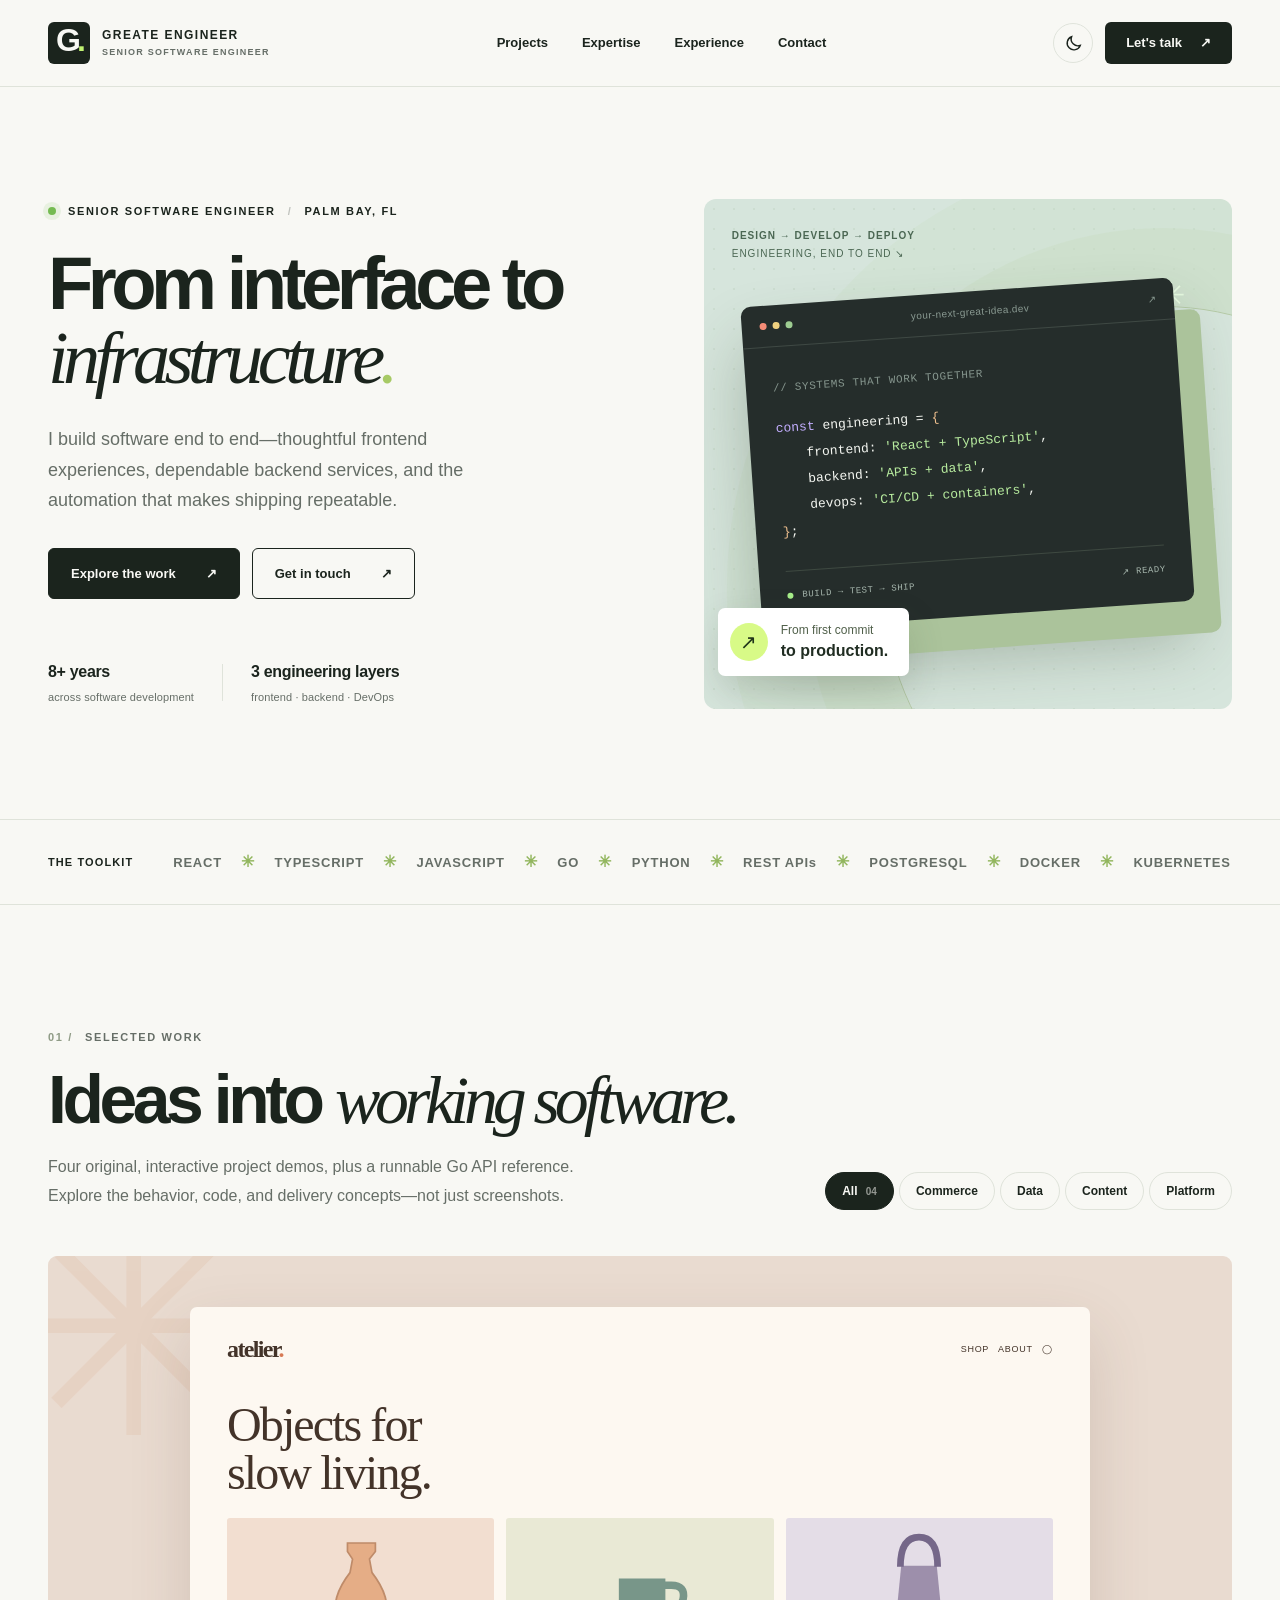
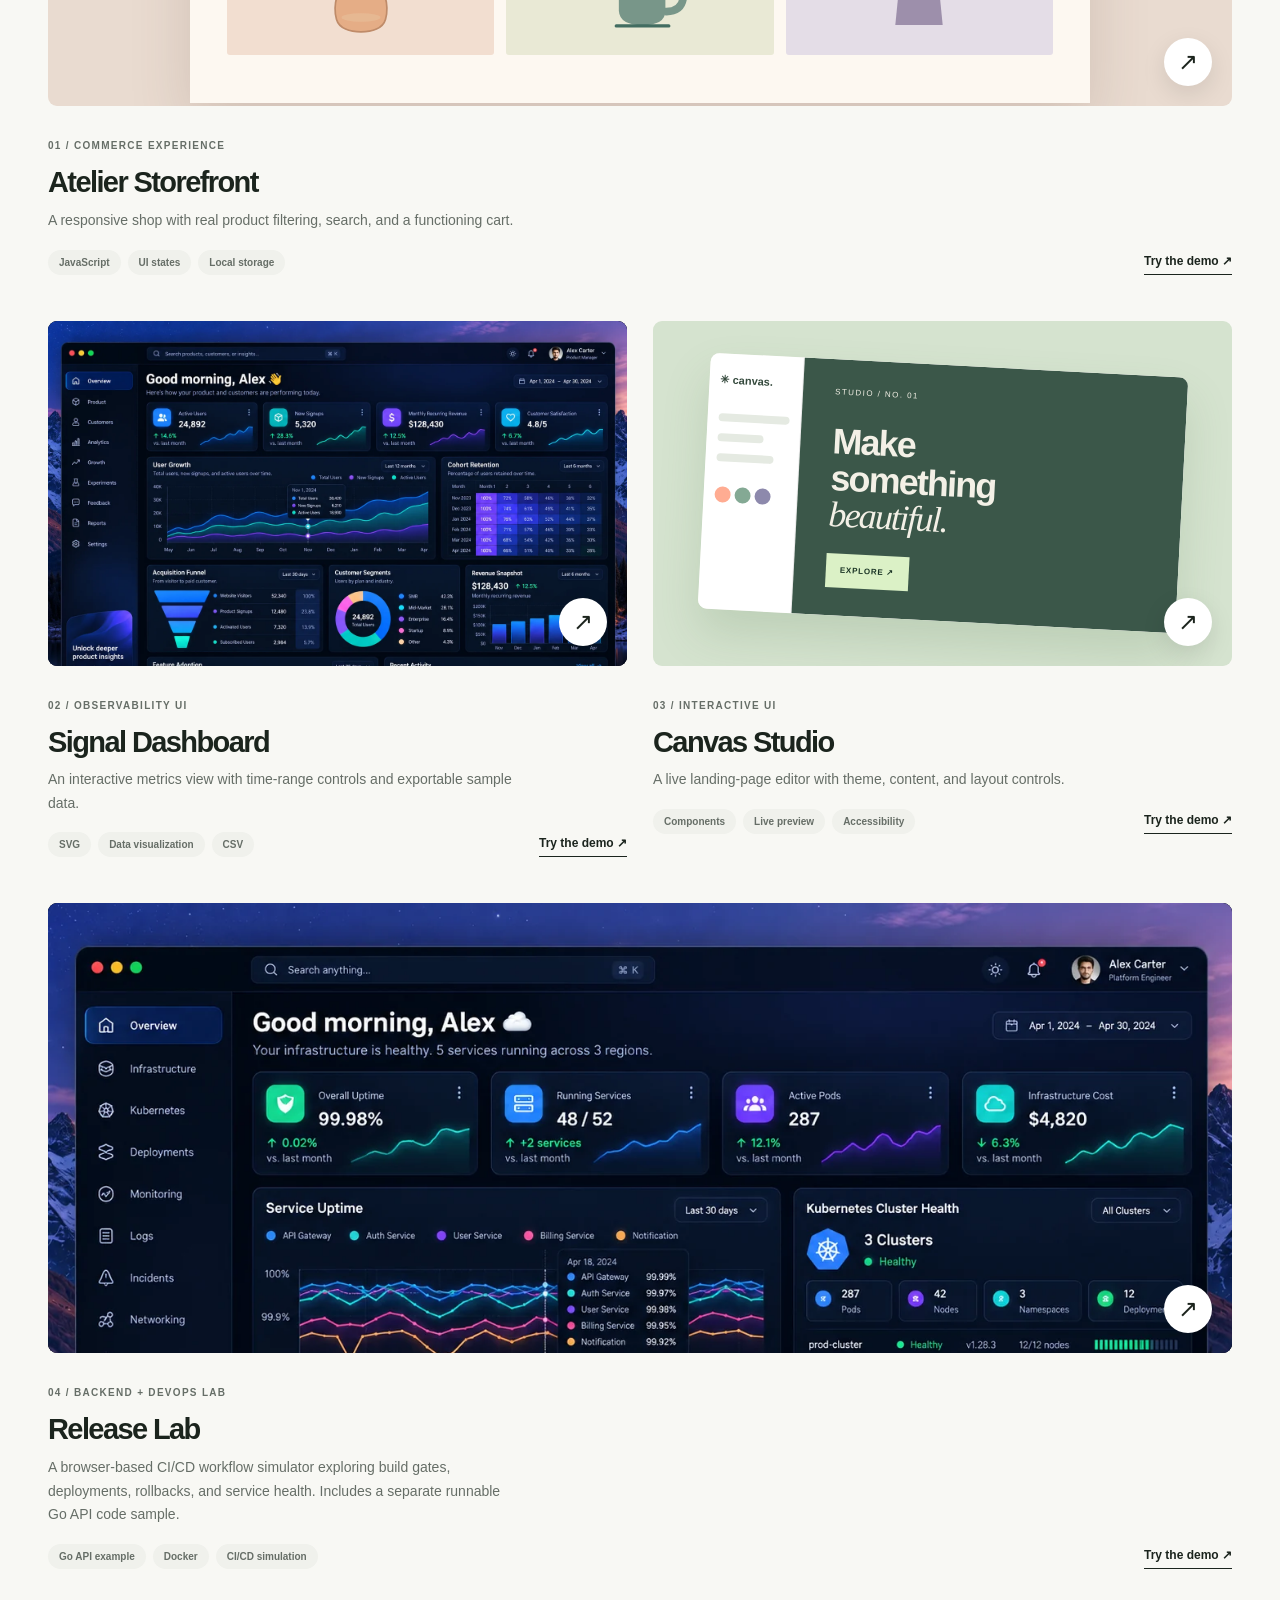
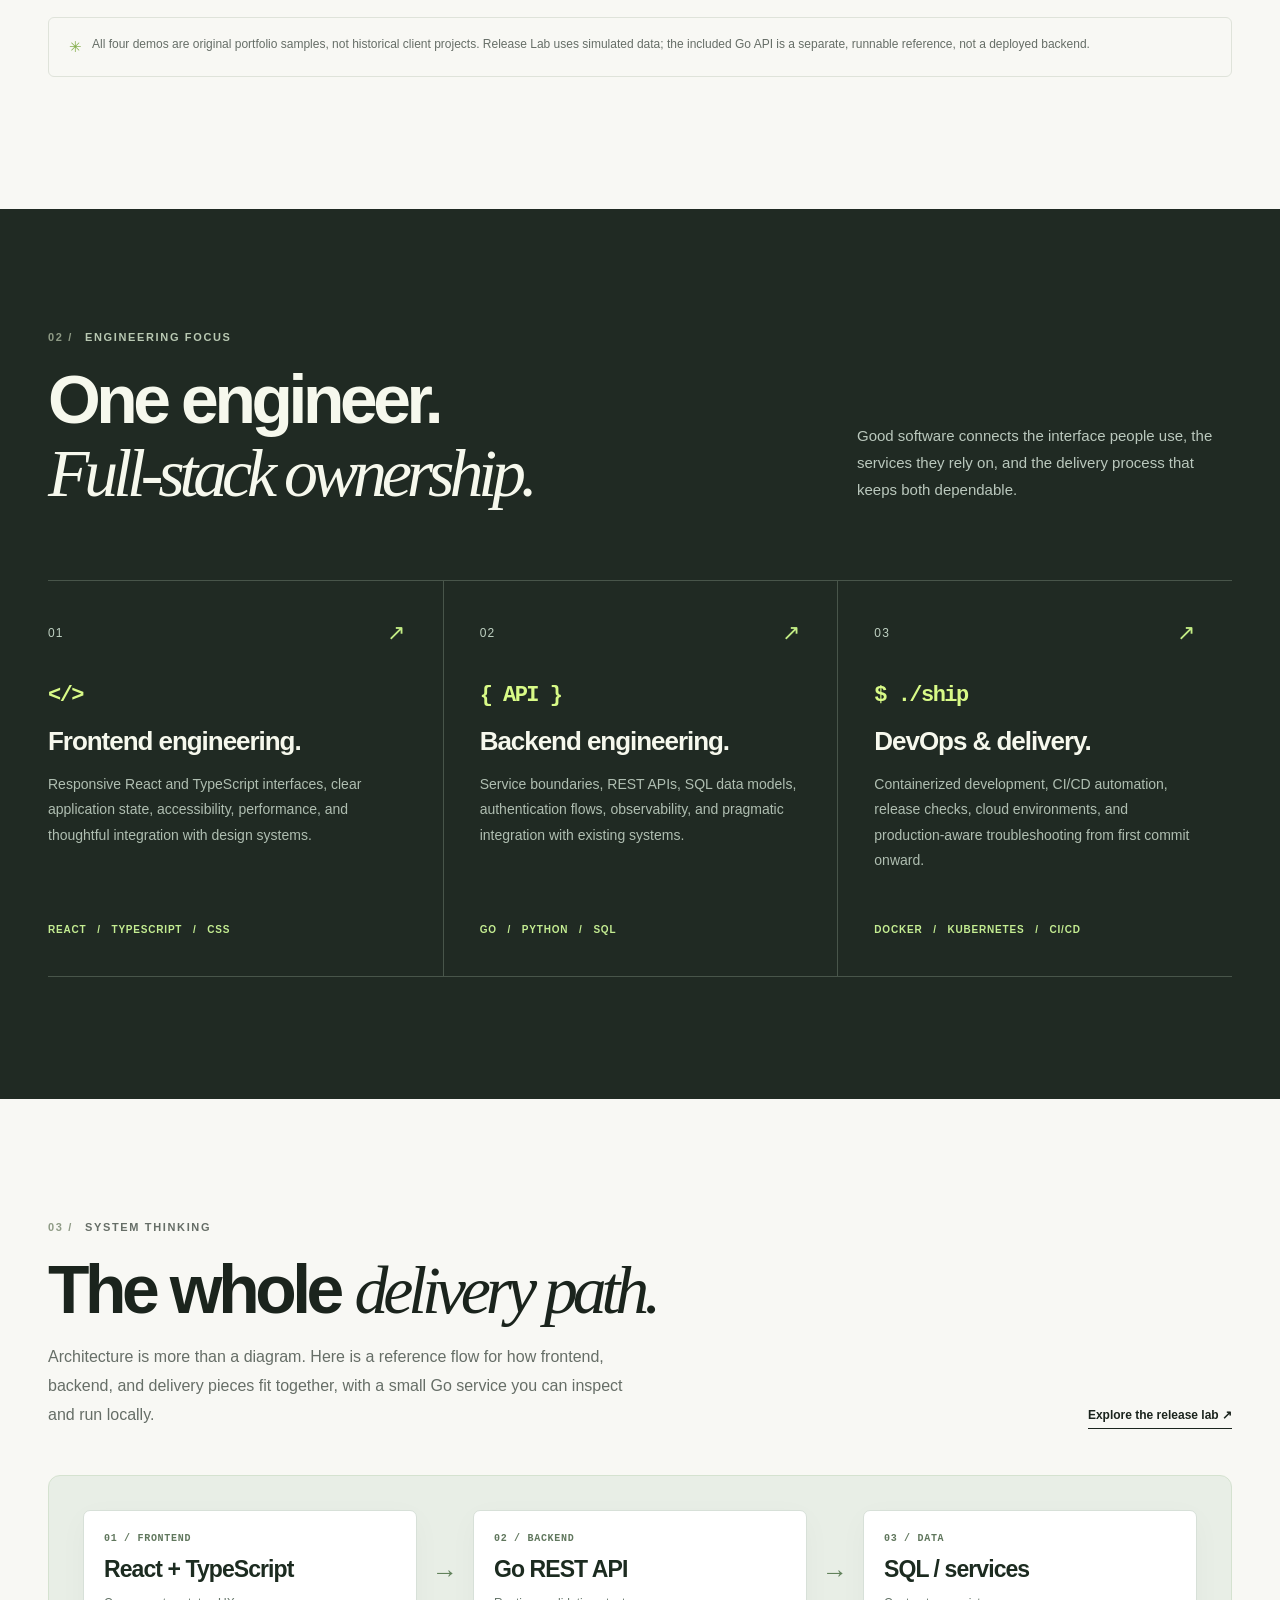
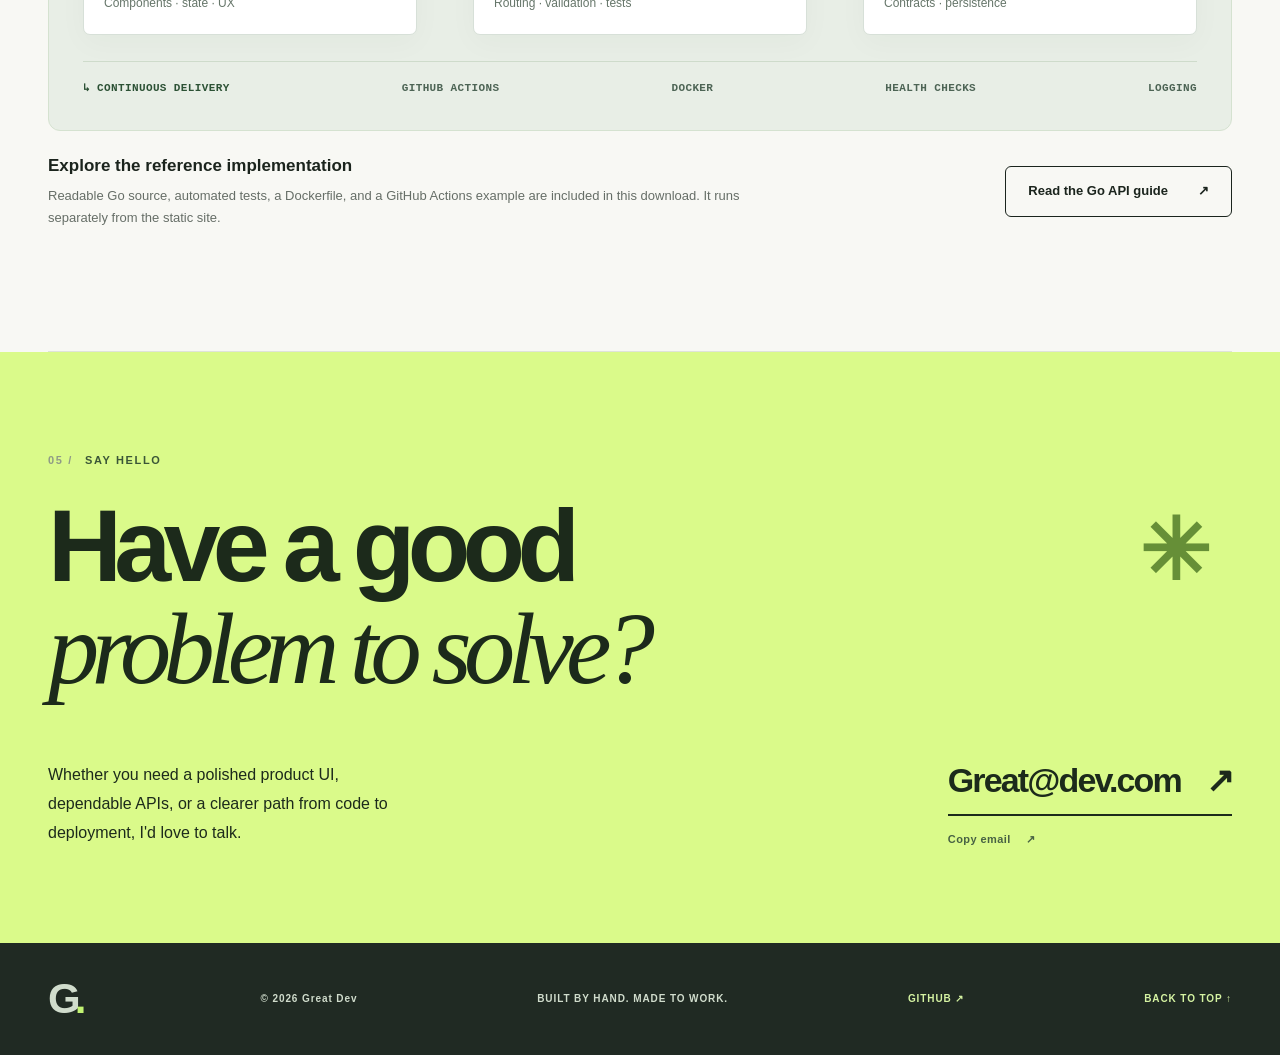
<file: index.html>
<!doctype html>
<html lang="en">
<head>
  <meta charset="utf-8">
  <meta name="viewport" content="width=device-width,initial-scale=1">
  <meta name="description" content="Senior Software Engineer across frontend, backend, and DevOps. Explore interactive demos, API engineering examples, delivery workflows, and experience.">
  <meta name="theme-color" content="#f8f8f4">
  <title>Senior Software Engineer | Frontend, Backend &amp; DevOps</title>
  <link rel="icon" href="favicon.svg" type="image/svg+xml">
  <link rel="stylesheet" href="styles.css">
  <script src="script.js" defer></script>
</head>
<body>
  <a class="skip" href="#main">Skip to content</a>
  <header class="site-header" id="site-header">
    <div class="wrap header-row">
      <a href="#home" class="brand" aria-label="home"><span class="brand-square">G<span>.</span></span><span class="brand-words">GREATE ENGINEER<small>SENIOR SOFTWARE ENGINEER</small></span></a>
      <nav class="desktop-nav" aria-label="Main navigation"><a href="#work">Projects</a><a href="#approach">Expertise</a><a href="#about">Experience</a><a href="#contact">Contact</a></nav>
      <div class="header-actions"><button class="theme-toggle" id="theme-toggle" aria-label="Switch color theme" title="Switch color theme"><svg viewBox="0 0 24 24" fill="none" stroke="currentColor" stroke-width="1.8" stroke-linecap="round"><path d="M20.5 14.4A8.5 8.5 0 019.6 3.5 8.5 8.5 0 1020.5 14.4Z"/></svg></button><a class="header-contact" href="mailto:greate@dev.com?subject=Let's%20talk%20about%20a%20project">Let's talk <span aria-hidden="true">↗</span></a><button id="nav-toggle" class="nav-toggle" aria-label="Open navigation" aria-expanded="false" aria-controls="mobile-nav"><span></span><span></span></button></div>
    </div>
    <nav class="mobile-nav" id="mobile-nav" aria-label="Mobile navigation" hidden><a href="#work">Projects</a><a href="#approach">Expertise</a><a href="#about">Experience</a><a href="#contact">Contact</a></nav>
  </header>
  <main id="main">
    <section class="hero wrap" id="home" aria-labelledby="hero-title">
      <div class="hero-copy">
        <div class="eyebrow"><span class="status-dot"></span> SENIOR SOFTWARE ENGINEER <span class="eyebrow-slash">/</span> PALM BAY, FL</div>
        <h1 id="hero-title">From interface to <em>infrastructure<span class="dot">.</span></em></h1>
        <p class="hero-desc">I build software end to end—thoughtful frontend experiences, dependable backend services, and the automation that makes shipping repeatable.</p>
        <div class="hero-buttons"><a class="button button-dark" href="#work">Explore the work <span aria-hidden="true">↗</span></a><a class="button button-outline" href="#contact">Get in touch <span aria-hidden="true">↗</span></a></div>
        <div class="hero-foot"><span><strong>8+ years</strong><small>across software development</small></span><span class="foot-rule"></span><span><strong>3 engineering layers</strong><small>frontend · backend · DevOps</small></span></div>
      </div>
      <div class="hero-stage" aria-label="Illustration of a web development workspace">
        <div class="stage-stamp">DESIGN → DEVELOP → DEPLOY<br><span>ENGINEERING, END TO END ↘</span></div>
        <div class="stage-window"><div class="window-top"><span class="window-dots"><i></i><i></i><i></i></span><span>your-next-great-idea.dev</span><span>↗</span></div><div class="window-inner"><div class="window-label">// SYSTEMS THAT WORK TOGETHER</div><div class="code-line"><span class="code-purple">const</span> engineering = <span class="code-orange">{</span></div><div class="code-line indent">frontend: <span class="code-lime">'React + TypeScript'</span>,</div><div class="code-line indent">backend: <span class="code-lime">'APIs + data'</span>,</div><div class="code-line indent">devops: <span class="code-lime">'CI/CD + containers'</span>,</div><div class="code-line"><span class="code-orange">}</span>;</div><div class="window-separator"></div><div class="window-bottom"><span><span class="pulse"></span> BUILD → TEST → SHIP</span><span>↗ READY</span></div></div></div>
        <div class="floating-card"><div class="floating-icon">↗</div><span>From first commit<br><strong>to production.</strong></span></div>
        <span class="stage-decor decor-one" aria-hidden="true">✳</span><span class="stage-decor decor-two" aria-hidden="true">✳</span>
      </div>
    </section>
    <div class="marquee" aria-label="Engineering focus areas"><div class="wrap marquee-inner"><span>THE TOOLKIT</span><div>REACT <b>✳</b> TYPESCRIPT <b>✳</b> JAVASCRIPT <b>✳</b> GO <b>✳</b> PYTHON <b>✳</b> REST APIs <b>✳</b> POSTGRESQL <b>✳</b> DOCKER <b>✳</b> KUBERNETES <b>✳</b> CI/CD <b>✳</b> AWS</div></div></div>
    <section class="section wrap" id="work" aria-labelledby="work-title">
      <div class="section-top"><div><div class="eyebrow muted"><span class="number">01 /</span> SELECTED WORK</div><h2 id="work-title">Ideas into <em>working software.</em></h2><p class="section-intro">Four original, interactive project demos, plus a runnable Go API reference. Explore the behavior, code, and delivery concepts—not just screenshots.</p></div><div class="filters" aria-label="Filter projects"><button type="button" class="filter active" data-filter="all" aria-pressed="true">All <span>04</span></button><button type="button" class="filter" data-filter="commerce" aria-pressed="false">Commerce</button><button type="button" class="filter" data-filter="data" aria-pressed="false">Data</button><button type="button" class="filter" data-filter="content" aria-pressed="false">Content</button><button type="button" class="filter" data-filter="platform" aria-pressed="false">Platform</button></div></div>
      <div class="project-grid" id="project-grid">
        <article class="project project-large" data-category="commerce"><a class="project-media media-atelier" href="demos/atelier.html" aria-label="Open Atelier storefront demo"><div class="mini-shop"><div class="mini-shop-nav"><strong>atelier<span>.</span></strong><span>SHOP &nbsp; ABOUT &nbsp; ◯</span></div><div class="mini-shop-title">Objects for<br>slow living.</div><div class="mini-products"><div class="mini-product blush"><svg viewBox="0 0 130 130" aria-hidden="true"><path d="M49 13h33v10l-7 9 3 16c14 18 21 37 16 55-3 11-16 15-29 15s-26-4-29-15c-5-18 2-37 16-55l3-16-6-9z" fill="#e5ad86" stroke="#bf8b69" stroke-width="2"/><ellipse cx="65" cy="101" rx="23" ry="5" fill="#e8c09b" opacity=".6"/></svg></div><div class="mini-product butter"><svg viewBox="0 0 130 130" aria-hidden="true"><path d="M40 55h55v38q0 17-27 17t-28-17z" fill="#789689"/><path d="M94 63h8q17 0 14 16t-22 15" fill="none" stroke="#789689" stroke-width="9"/><path d="M37 111h62" stroke="#426d61" stroke-width="4" stroke-linecap="round"/></svg></div><div class="mini-product lilac"><svg viewBox="0 0 130 130" aria-hidden="true"><path d="M44 40h42l7 70H37z" fill="#9d8fab"/><path d="M43 41q0-35 22-35t22 35" fill="none" stroke="#756789" stroke-width="8"/></svg></div></div></div><span class="project-visit" aria-hidden="true">↗</span></a><div class="project-detail"><div><span class="project-kicker">01 / COMMERCE EXPERIENCE</span><h3>Atelier Storefront</h3><p>A responsive shop with real product filtering, search, and a functioning cart.</p><div class="tags"><span>JavaScript</span><span>UI states</span><span>Local storage</span></div></div><a class="text-link" href="demos/atelier.html">Try the demo ↗</a></div></article>
        <article class="project" data-category="data"><a class="project-media media-signal project-media-dashboard" href="demos/signal.html" aria-label="Open Signal analytics demo"><img class="project-image-backdrop" src="assets/signal-dashboard.webp" alt="" aria-hidden="true"><img class="project-dashboard-image" src="assets/signal-dashboard.webp" alt="Product analytics dashboard preview with user growth, retention, acquisition, and feature adoption charts"><span class="project-visit" aria-hidden="true">↗</span></a><div class="project-detail"><div><span class="project-kicker">02 / OBSERVABILITY UI</span><h3>Signal Dashboard</h3><p>An interactive metrics view with time-range controls and exportable sample data.</p><div class="tags"><span>SVG</span><span>Data visualization</span><span>CSV</span></div></div><a class="text-link" href="demos/signal.html">Try the demo ↗</a></div></article>
        <article class="project" data-category="content"><a class="project-media media-canvas" href="demos/canvas.html" aria-label="Open Canvas landing page studio demo"><div class="mini-editor"><div class="editor-side"><span>✳ canvas.</span><i></i><i></i><i></i><div class="editor-swatches"><b></b><b></b><b></b></div></div><div class="editor-preview"><span>STUDIO / NO. 01</span><strong>Make<br>something<br><em>beautiful.</em></strong><div class="editor-preview-button">EXPLORE ↗</div></div></div><span class="project-visit" aria-hidden="true">↗</span></a><div class="project-detail"><div><span class="project-kicker">03 / INTERACTIVE UI</span><h3>Canvas Studio</h3><p>A live landing-page editor with theme, content, and layout controls.</p><div class="tags"><span>Components</span><span>Live preview</span><span>Accessibility</span></div></div><a class="text-link" href="demos/canvas.html">Try the demo ↗</a></div></article>
        <article class="project project-large" data-category="platform">
          <a class="project-media media-release project-media-dashboard" href="demos/release-lab.html" aria-label="Open Release Lab simulated deployment demo"><img class="project-image-backdrop" src="assets/release-lab-dashboard.webp" alt="" aria-hidden="true"><img class="project-dashboard-image" src="assets/release-lab-dashboard.webp" alt="Cloud operations dashboard preview showing service uptime, Kubernetes cluster health, deployment history, incident alerts, and CI/CD pipeline activity"><span class="project-visit" aria-hidden="true">↗</span></a>
          <div class="project-detail"><div><span class="project-kicker">04 / BACKEND + DEVOPS LAB</span><h3>Release Lab</h3><p>A browser-based CI/CD workflow simulator exploring build gates, deployments, rollbacks, and service health. Includes a separate runnable Go API code sample.</p><div class="tags"><span>Go API example</span><span>Docker</span><span>CI/CD simulation</span></div></div><a class="text-link" href="demos/release-lab.html">Try the demo ↗</a></div>
        </article>
      </div>
      <div class="project-note"><span aria-hidden="true">✳</span> All four demos are original portfolio samples, not historical client projects. Release Lab uses simulated data; the included Go API is a separate, runnable reference, not a deployed backend.</div>
    </section>
    <section class="expertise-band" id="approach" aria-labelledby="approach-title"><div class="wrap"><div class="section-top expertise-heading"><div><div class="eyebrow"><span class="number">02 /</span> ENGINEERING FOCUS</div><h2 id="approach-title">One engineer.<br><em>Full-stack ownership.</em></h2></div><p>Good software connects the interface people use, the services they rely on, and the delivery process that keeps both dependable.</p></div><div class="expertise-grid"><article><div class="expertise-number">01 <span>↗</span></div><div class="expertise-icon" aria-hidden="true">&lt;/&gt;</div><h3>Frontend engineering.</h3><p>Responsive React and TypeScript interfaces, clear application state, accessibility, performance, and thoughtful integration with design systems.</p><div class="expertise-tech">REACT &nbsp; / &nbsp; TYPESCRIPT &nbsp; / &nbsp; CSS</div></article><article><div class="expertise-number">02 <span>↗</span></div><div class="expertise-icon" aria-hidden="true">{ API }</div><h3>Backend engineering.</h3><p>Service boundaries, REST APIs, SQL data models, authentication flows, observability, and pragmatic integration with existing systems.</p><div class="expertise-tech">GO &nbsp; / &nbsp; PYTHON &nbsp; / &nbsp; SQL</div></article><article><div class="expertise-number">03 <span>↗</span></div><div class="expertise-icon" aria-hidden="true">$ ./ship</div><h3>DevOps &amp; delivery.</h3><p>Containerized development, CI/CD automation, release checks, cloud environments, and production-aware troubleshooting from first commit onward.</p><div class="expertise-tech">DOCKER &nbsp; / &nbsp; KUBERNETES &nbsp; / &nbsp; CI/CD</div></article></div></div></section>

    <section class="system-section wrap" id="systems" aria-labelledby="systems-title">
      <div class="section-top"><div><div class="eyebrow muted"><span class="number">03 /</span> SYSTEM THINKING</div><h2 id="systems-title">The whole <em>delivery path.</em></h2><p class="section-intro">Architecture is more than a diagram. Here is a reference flow for how frontend, backend, and delivery pieces fit together, with a small Go service you can inspect and run locally.</p></div><a class="text-link systems-demo-link" href="demos/release-lab.html">Explore the release lab ↗</a></div>
      <div class="system-diagram" aria-label="Reference architecture: frontend talks to a Go API and a SQL data layer, with CI/CD, containers and telemetry supporting delivery">
        <div class="system-diagram-main">
          <div class="system-block"><span class="system-block-label">01 / FRONTEND</span><strong>React + TypeScript</strong><small>Components · state · UX</small></div>
          <div class="system-arrow" aria-hidden="true">→</div>
          <div class="system-block"><span class="system-block-label">02 / BACKEND</span><strong>Go REST API</strong><small>Routing · validation · tests</small></div>
          <div class="system-arrow" aria-hidden="true">→</div>
          <div class="system-block"><span class="system-block-label">03 / DATA</span><strong>SQL / services</strong><small>Contracts · persistence</small></div>
        </div>
        <div class="system-diagram-foot"><span>↳ CONTINUOUS DELIVERY</span><span>GITHUB ACTIONS</span><span>DOCKER</span><span>HEALTH CHECKS</span><span>LOGGING</span></div>
      </div>
      <div class="system-actions"><div><strong>Explore the reference implementation</strong><p>Readable Go source, automated tests, a Dockerfile, and a GitHub Actions example are included in this download. It runs separately from the static site.</p></div><a class="button button-outline" href="examples/go-api/index.html">Read the Go API guide <span aria-hidden="true">↗</span></a></div>
    </section>
    <section class="contact-section" id="contact" aria-labelledby="contact-title"><div class="wrap contact-wrap"><div class="eyebrow contact-eyebrow"><span class="number">05 /</span> SAY HELLO <span class="contact-star">✳</span></div><h2 id="contact-title">Have a good<br><em>problem to solve?</em></h2><div class="contact-bottom"><p>Whether you need a polished product UI, dependable APIs, or a clearer path from code to deployment, I'd love to talk.</p><div class="contact-cta"><a href="mailto:great@dev.com?subject=Project%20inquiry" class="email-link">Great@dev.com <span aria-hidden="true">↗</span></a><button type="button" id="copy-email" class="copy-email">Copy email <span aria-hidden="true">↗</span></button></div></div></div></section>
  </main>
  <footer class="footer"><div class="wrap footer-inner"><a href="#home" class="footer-brand">G<span>.</span></a><div>© <span id="year">2026</span> Great Dev</div><div>BUILT BY HAND. MADE TO WORK.</div><a href="https://github.com/great0715" target="_blank" rel="noopener noreferrer" class="back-top" aria-label="Great dev on GitHub">GITHUB ↗</a><a href="#home" class="back-top">BACK TO TOP ↑</a></div></footer>
  <div role="status" aria-live="polite" class="toast" id="toast"></div>
</body>
</html>
</file>
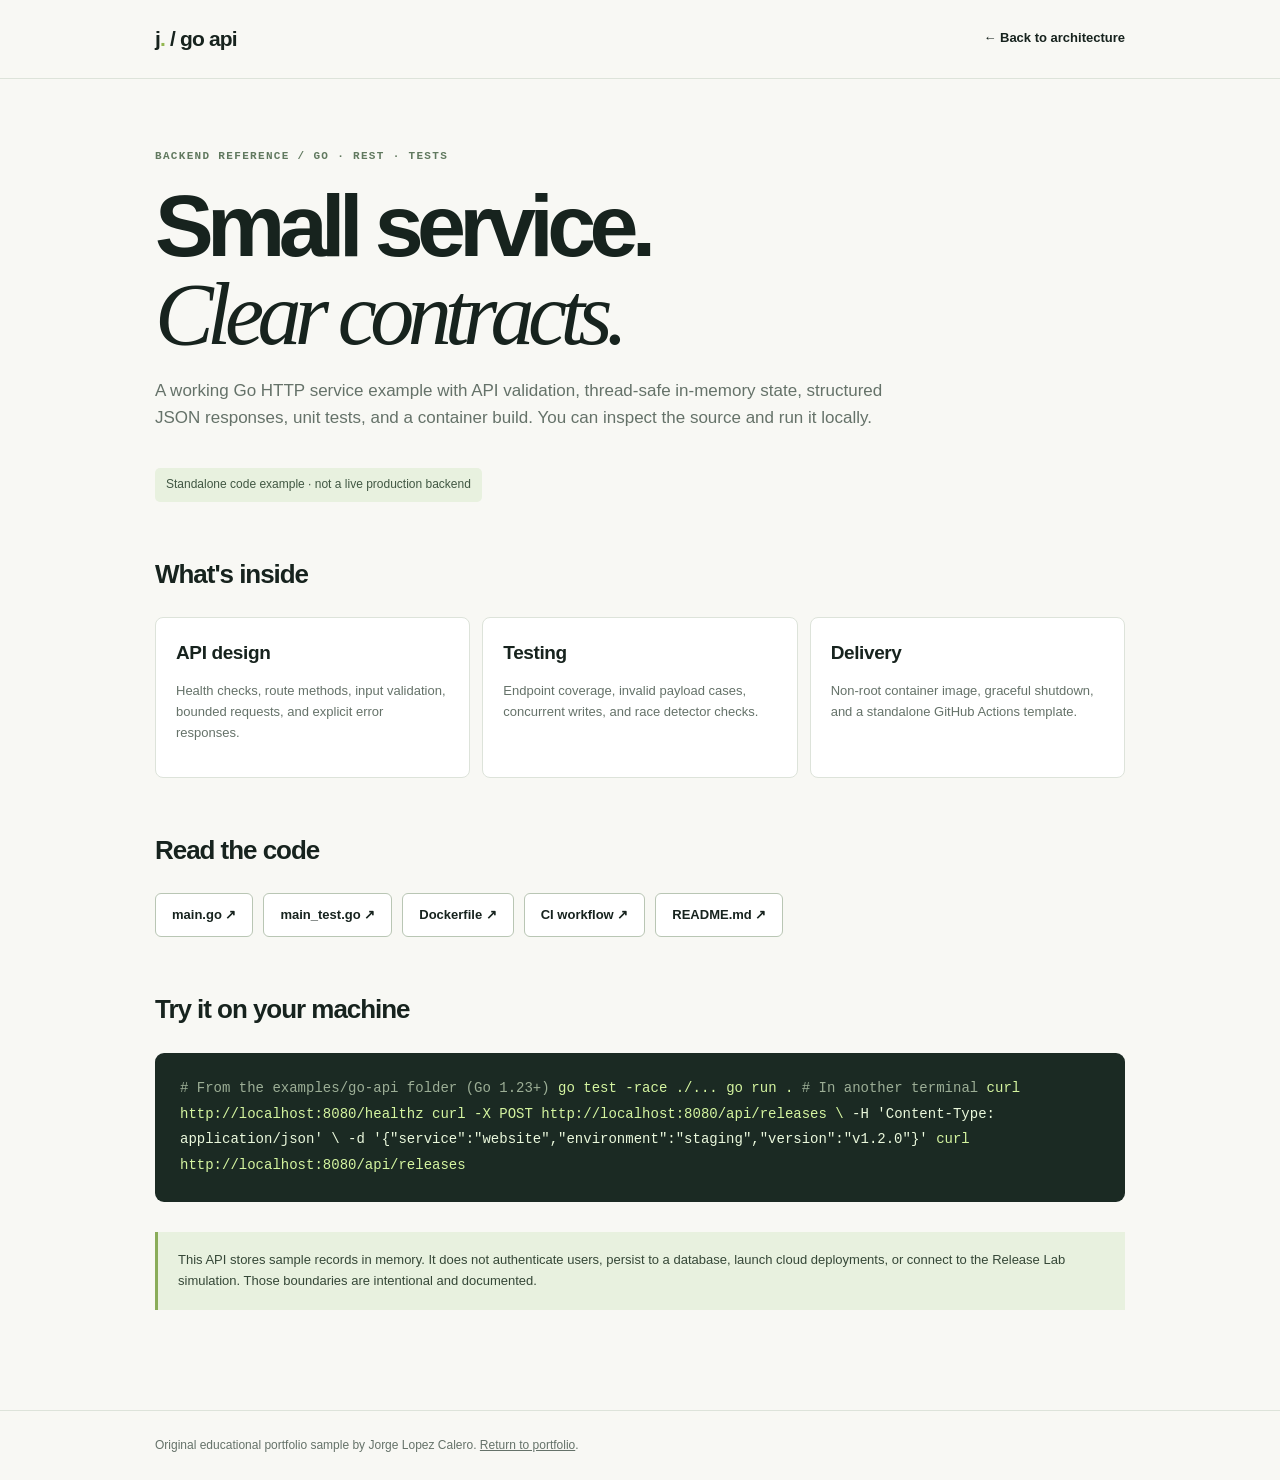
<file: examples/go-api/index.html>
<!doctype html>
<html lang="en">
<head>
<meta charset="utf-8"><meta name="viewport" content="width=device-width,initial-scale=1">
<title>Go API Reference — Jorge Lopez Calero</title>
<meta name="description" content="Explore a standalone Go service code example with REST endpoints, validation, tests, Dockerfile, and CI/CD configuration.">
<style>
:root{--ink:#17231e;--muted:#657269;--bg:#f8f8f4;--line:#dde3da;--accent:#dcfa94;font-family:"Segoe UI",Arial,sans-serif}*{box-sizing:border-box}body{margin:0;background:var(--bg);color:var(--ink);line-height:1.6}a{color:inherit}a:focus-visible{outline:3px solid #799a38;outline-offset:4px}header{border-bottom:1px solid var(--line)}.wrap{width:min(970px,calc(100% - 40px));margin:auto}.header-inner{display:flex;align-items:center;justify-content:space-between;gap:16px;padding:22px 0}.brand{font-weight:850;font-size:21px;letter-spacing:-.04em;text-decoration:none}.brand span{color:#93b750}.back{font-size:13px;text-decoration:none;font-weight:700}main{padding:70px 0 100px}.eyebrow{font:700 11px/1.4 monospace;letter-spacing:.12em;color:#61795f}.hero h1{font-weight:850;font-size:clamp(50px,8vw,88px);letter-spacing:-.075em;line-height:1;margin:18px 0}.hero h1 em{font-family:Georgia,serif;font-weight:400}.hero>p{color:var(--muted);font-size:17px;max-width:740px}.label{margin-top:20px;font-size:12px;background:#e8f1df;color:#415743;border-radius:5px;display:inline-block;padding:7px 11px}.section{margin-top:52px}.section h2{font-size:26px;letter-spacing:-.04em}.grid{display:grid;grid-template-columns:repeat(3,1fr);gap:12px}.box{background:white;padding:20px;border:1px solid var(--line);border-radius:8px}.box strong{display:block;font-size:19px;letter-spacing:-.02em}.box p{font-size:13px;color:var(--muted)}.box a{font-size:13px;font-weight:800}.terminal{background:#1b2a23;color:#eaf8dc;padding:23px 25px;overflow:auto;border-radius:9px;font:14px/1.85 Consolas,monospace}.terminal .comment{color:#9cae96}.terminal .cmd{color:#d5f5a0}.file-list{display:flex;flex-wrap:wrap;gap:10px}.file-list a{font-size:13px;border:1px solid #b9c6b4;border-radius:6px;padding:11px 16px;background:#fff;text-decoration:none;font-weight:750}.file-list a:hover{background:var(--accent)}.note{background:#e8f1df;padding:18px 20px;border-left:3px solid #8aac59;color:#354737;font-size:13px;margin-top:30px}.footer{border-top:1px solid var(--line);padding:25px 0;font-size:12px;color:var(--muted)}@media(max-width:720px){.grid{grid-template-columns:1fr}main{padding-top:48px}}
</style></head>
<body>
<header><div class="wrap header-inner"><a class="brand" href="../../index.html">j<span>.</span> / go api</a><a class="back" href="../../index.html#systems">← Back to architecture</a></div></header>
<main class="wrap"><section class="hero"><div class="eyebrow">BACKEND REFERENCE / GO · REST · TESTS</div><h1>Small service.<br><em>Clear contracts.</em></h1><p>A working Go HTTP service example with API validation, thread-safe in-memory state, structured JSON responses, unit tests, and a container build. You can inspect the source and run it locally.</p><span class="label">Standalone code example · not a live production backend</span></section>
<section class="section"><h2>What's inside</h2><div class="grid"><div class="box"><strong>API design</strong><p>Health checks, route methods, input validation, bounded requests, and explicit error responses.</p></div><div class="box"><strong>Testing</strong><p>Endpoint coverage, invalid payload cases, concurrent writes, and race detector checks.</p></div><div class="box"><strong>Delivery</strong><p>Non-root container image, graceful shutdown, and a standalone GitHub Actions template.</p></div></div></section>
<section class="section"><h2>Read the code</h2><div class="file-list"><a href="main.go">main.go ↗</a><a href="main_test.go">main_test.go ↗</a><a href="Dockerfile">Dockerfile ↗</a><a href=".github/workflows/ci.yml">CI workflow ↗</a><a href="README.md">README.md ↗</a></div></section>
<section class="section"><h2>Try it on your machine</h2><div class="terminal"><span class="comment"># From the examples/go-api folder (Go 1.23+)</span>
<span class="cmd">go test -race ./...</span>
<span class="cmd">go run .</span>

<span class="comment"># In another terminal</span>
<span class="cmd">curl http://localhost:8080/healthz</span>
<span class="cmd">curl -X POST http://localhost:8080/api/releases \</span>
  -H 'Content-Type: application/json' \
  -d '{"service":"website","environment":"staging","version":"v1.2.0"}'
<span class="cmd">curl http://localhost:8080/api/releases</span></div><div class="note">This API stores sample records in memory. It does not authenticate users, persist to a database, launch cloud deployments, or connect to the Release Lab simulation. Those boundaries are intentional and documented.</div></section></main>
<footer class="footer"><div class="wrap">Original educational portfolio sample by Jorge Lopez Calero. <a href="../../index.html">Return to portfolio</a>.</div></footer>
</body></html>
</file>
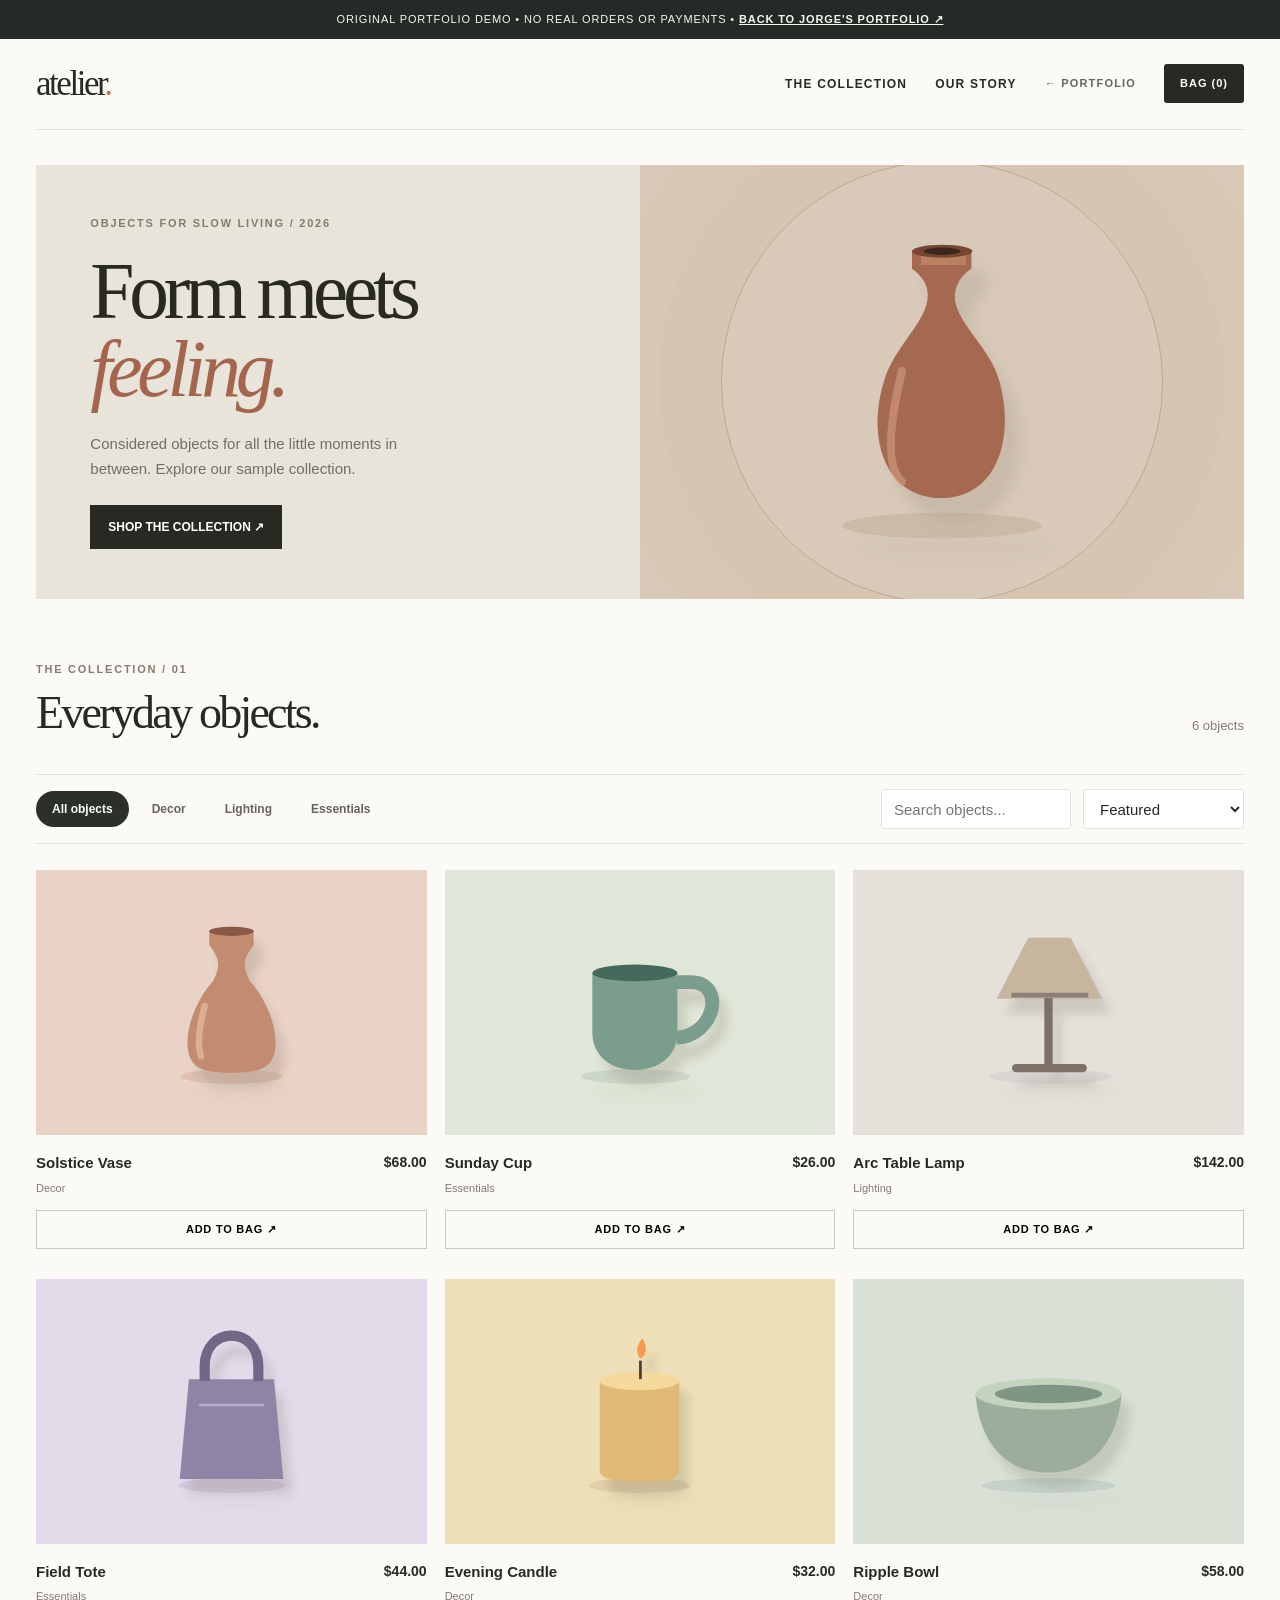
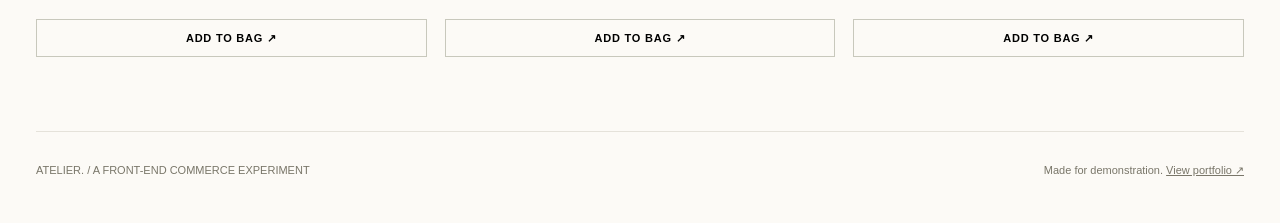
<file: demos/atelier.html>
<!doctype html><html lang="en"><head><meta charset="utf-8"><meta name="viewport" content="width=device-width,initial-scale=1"><meta name="description" content="Atelier Storefront: a functional, responsive front-end commerce demo by Jorge Lopez Calero."><title>Atelier — Interactive Storefront Demo</title><style>
:root{--ink:#292923;--muted:#807e73;--paper:#fcfaf6;--border:#e5e2da;--accent:#cd6e4c}*{box-sizing:border-box}body{margin:0;background:var(--paper);color:var(--ink);font:15px/1.5 "Avenir Next","Segoe UI",Arial,sans-serif}button,input,select{font:inherit}button{cursor:pointer}a{color:inherit}button:focus-visible,input:focus-visible,select:focus-visible,a:focus-visible{outline:3px solid #c16c4e;outline-offset:3px}.wrap{max-width:1220px;margin:auto;width:calc(100% - 72px)}.top-strip{background:#252a26;color:#f6f7f0;padding:11px 36px;text-align:center;font-size:11px;letter-spacing:.08em}.top-strip a{font-weight:700}.header{display:flex;justify-content:space-between;align-items:center;gap:25px;padding:25px 0;border-bottom:1px solid var(--border)}.logo{font:normal 35px Georgia,serif;letter-spacing:-.07em;text-decoration:none}.logo span{color:var(--accent)}.header-links{display:flex;gap:28px;align-items:center;font-size:12px;letter-spacing:.1em;font-weight:800}.header-links a{text-decoration:none}.cart-button{padding:11px 16px;background:#292923;border:0;color:white;border-radius:3px;font-size:11px;letter-spacing:.09em;font-weight:800}.back{font-size:11px;color:#64665e;text-decoration:none;font-weight:800}.hero{display:grid;grid-template-columns:1fr 1fr;min-height:430px;margin:35px 0 62px;background:#e8e4d9}.hero-copy{display:flex;flex-direction:column;align-items:flex-start;justify-content:center;padding:50px 9%}.kicker{font-size:11px;letter-spacing:.16em;font-weight:800;color:#817d6f}.hero h1{font:normal clamp(53px,6.2vw,90px)/.98 Georgia,serif;letter-spacing:-.065em;margin:22px 0}.hero h1 em{color:#a3654e}.hero p{font-size:15px;color:#716e65;max-width:340px;line-height:1.7;margin:0 0 23px}.hero a{background:#292923;color:#fff;text-decoration:none;padding:13px 18px;font-size:12px;font-weight:750}.hero-art{display:grid;place-items:center;position:relative;background:#d8c9b9;overflow:hidden}.hero-art:before{content:"";border:1px solid #bca894;width:440px;height:440px;position:absolute;border-radius:50%;box-shadow:0 0 0 62px #d4c1ac70,0 0 0 121px #d4c1ac50}.hero-art svg{position:relative;height:320px;filter:drop-shadow(15px 23px 7px #756b5527)}.section-title{display:flex;align-items:end;justify-content:space-between;gap:20px;margin-bottom:26px}.section-title h2{font:normal 46px Georgia,serif;letter-spacing:-.06em;margin:9px 0}.section-title p{color:var(--muted);font-size:13px}.toolbar{display:flex;align-items:center;justify-content:space-between;gap:20px;flex-wrap:wrap;border-top:1px solid var(--border);border-bottom:1px solid var(--border);padding:14px 0;margin-bottom:26px}.pills{display:flex;flex-wrap:wrap;gap:7px}.pill{border:0;background:transparent;color:#67645b;padding:9px 16px;border-radius:24px;font-size:12px;font-weight:750}.pill.active{background:#2b312a;color:#fff}.toolbar-right{display:flex;gap:12px;align-items:center}.search,.sort{height:40px;border:1px solid var(--border);border-radius:3px;background:#fff;color:var(--ink);padding:0 12px;min-width:135px}.search{width:190px}.products{display:grid;grid-template-columns:repeat(3,1fr);gap:30px 18px;min-height:140px}.product-card{min-width:0}.product-art{display:grid;place-items:center;height:265px;overflow:hidden;position:relative}.product-art svg{width:185px;height:195px;filter:drop-shadow(9px 15px 5px #5b51452a);transition:transform .25s}.product-card:hover .product-art svg{transform:scale(1.08) rotate(-3deg)}.product-row{display:flex;justify-content:space-between;gap:8px;align-items:start;margin-top:17px}.product-name{font-size:15px;font-weight:800}.product-type{font-size:11px;color:var(--muted);margin-top:5px}.price{font-weight:750;font-size:14px}.add{margin-top:14px;border:1px solid #c8c8bc;background:transparent;padding:10px 15px;width:100%;font-size:11px;font-weight:850;letter-spacing:.07em}.add:hover{background:#282f28;color:white}.empty{padding:50px;text-align:center;grid-column:1/-1;background:#f4f0e9;color:#5b5850}.bottom{display:flex;align-items:center;justify-content:space-between;gap:20px;border-top:1px solid var(--border);margin-top:74px;padding:30px 0 44px;font-size:11px;color:#797669}.bottom a{text-decoration:underline}.cart-dialog{margin:0 0 0 auto;max-width:440px;width:min(100%,440px);height:100dvh;max-height:none;border:0;padding:0;background:#fdfbf7;color:#2b2c26;box-shadow:-15px 0 45px #0002}.cart-dialog::backdrop{background:#1f211f75}.cart-inside{display:flex;flex-direction:column;height:100%;padding:30px}.cart-head{display:flex;justify-content:space-between;align-items:center;padding-bottom:26px;border-bottom:1px solid #ddd9cf}.cart-head h2{font:normal 30px Georgia,serif;margin:0}.close{border:0;background:transparent;font-size:26px;padding:2px 8px}.cart-items{overflow-y:auto;flex:1;padding-top:17px}.cart-item{display:flex;gap:15px;padding:17px 0;border-bottom:1px solid var(--border)}.cart-item-art{height:90px;width:95px;display:grid;place-items:center;flex-shrink:0}.cart-item-art svg{height:75px;width:75px}.cart-item-info{flex:1}.cart-item-info strong{display:block}.cart-item-info small{display:block;color:var(--muted);margin:4px 0 9px}.qty{display:flex;align-items:center;gap:16px}.qty button{border:1px solid #d6d2c8;background:white;width:28px;height:28px}.remove{margin-top:9px;background:transparent;border:0;text-decoration:underline;color:#8a5a43;font-size:11px;padding:0}.cart-summary{padding-top:20px;border-top:1px solid var(--border)}.total{display:flex;justify-content:space-between;font-weight:800;margin-bottom:17px}.checkout{width:100%;padding:15px;border:0;background:#292923;color:#fff;font-weight:800}.demo-warning{font-size:11px;color:#858177;line-height:1.6;margin:13px 0}.toast{position:fixed;z-index:90;bottom:24px;left:50%;transform:translate(-50%,12px);opacity:0;transition:.2s;background:#292923;color:#fff;border-radius:5px;padding:12px 19px;pointer-events:none;box-shadow:0 9px 22px #0002;font-size:13px}.toast.show{opacity:1;transform:translate(-50%,0)}
@media(max-width:750px){.wrap{width:calc(100% - 32px)}.top-strip{padding:10px}.header{padding:17px 0}.header-links{gap:12px}.header-links>a:not(.back){display:none}.logo{font-size:29px}.hero{grid-template-columns:1fr;margin:20px 0 45px}.hero-copy{padding:40px 28px}.hero h1{font-size:64px}.hero-art{min-height:250px}.hero-art svg{height:250px}.section-title h2{font-size:38px}.toolbar-right{width:100%}.search{flex:1;width:100%;min-width:0}.products{grid-template-columns:repeat(2,1fr);gap:27px 14px}.product-art{height:210px}.product-art svg{width:140px;height:160px}.bottom{margin-top:48px}.cart-dialog{max-width:100%}}@media(max-width:410px){.products{grid-template-columns:1fr}.product-art{height:270px}.product-art svg{height:185px;width:185px}.header-links .back{max-width:80px}.pill{padding:8px 12px}.cart-button{padding:10px 12px}}
</style></head><body><div class="top-strip">ORIGINAL PORTFOLIO DEMO • NO REAL ORDERS OR PAYMENTS • <a href="../index.html#work">BACK TO JORGE'S PORTFOLIO ↗</a></div><header class="wrap header"><a href="#top" class="logo">atelier<span>.</span></a><div class="header-links"><a href="#collection">THE COLLECTION</a><a href="#about">OUR STORY</a><a href="../index.html#work" class="back">← PORTFOLIO</a><button class="cart-button" id="cart-open" type="button">BAG (<span id="cart-count">0</span>)</button></div></header><main id="top" class="wrap"><section class="hero"><div class="hero-copy"><div class="kicker">OBJECTS FOR SLOW LIVING / 2026</div><h1>Form meets<br><em>feeling.</em></h1><p>Considered objects for all the little moments in between. Explore our sample collection.</p><a href="#collection">SHOP THE COLLECTION ↗</a></div><div class="hero-art"><svg viewBox="0 0 300 350" fill="none" aria-label="Illustration of a sculptural terracotta vase"><ellipse cx="150" cy="332" rx="109" ry="14" fill="#a88f7e" opacity=".25"/><path d="M117 32h65v19c-11 7-19 18-18 34 4 28 39 54 48 87 19 66-3 130-63 130S66 238 87 172c11-35 43-60 47-87 2-16-6-26-17-34V32z" fill="#a46950"/><path d="M127 35h49v12h-49z" fill="#bb8061"/><path d="M106 163q-24 100 0 121" stroke="#d49e80" stroke-width="9" stroke-linecap="round" opacity=".6"/><ellipse cx="150" cy="32" rx="33" ry="7" fill="#764631"/><ellipse cx="150" cy="32" rx="20" ry="4" fill="#3b251d"/></svg></div></section><section id="collection"><div class="section-title"><div><div class="kicker">THE COLLECTION / 01</div><h2>Everyday objects.</h2></div><p id="result-count" role="status" aria-live="polite">6 objects</p></div><div class="toolbar"><div class="pills" aria-label="Product categories"><button class="pill active" data-cat="All" aria-pressed="true">All objects</button><button class="pill" data-cat="Decor" aria-pressed="false">Decor</button><button class="pill" data-cat="Lighting" aria-pressed="false">Lighting</button><button class="pill" data-cat="Essentials" aria-pressed="false">Essentials</button></div><div class="toolbar-right"><input class="search" id="search" type="search" aria-label="Search products" placeholder="Search objects..."><select class="sort" id="sort" aria-label="Sort products"><option value="featured">Featured</option><option value="low">Price: low to high</option><option value="high">Price: high to low</option></select></div></div><div class="products" id="products"></div></section><footer class="bottom" id="about"><span>ATELIER. / A FRONT-END COMMERCE EXPERIMENT</span><span>Made for demonstration. <a href="../index.html#work">View portfolio ↗</a></span></footer></main><dialog class="cart-dialog" id="cart-dialog" aria-labelledby="cart-title"><div class="cart-inside"><div class="cart-head"><h2 id="cart-title">Your bag</h2><button class="close" id="cart-close" aria-label="Close cart">×</button></div><div class="cart-items" id="cart-items"></div><div class="cart-summary"><div class="total"><span>Subtotal</span><span id="cart-total">$0</span></div><button class="checkout" id="checkout">DEMO CHECKOUT ↗</button><p class="demo-warning">This is a front-end portfolio demo. No payment or personal information is collected.</p></div></div></dialog><div class="toast" id="toast" role="status" aria-live="polite"></div><script>
const products=[{id:1,name:'Solstice Vase',cat:'Decor',price:68,color:'#e9d3c6',shape:'vase'},{id:2,name:'Sunday Cup',cat:'Essentials',price:26,color:'#e1e7d8',shape:'cup'},{id:3,name:'Arc Table Lamp',cat:'Lighting',price:142,color:'#e4e0da',shape:'lamp'},{id:4,name:'Field Tote',cat:'Essentials',price:44,color:'#e3dbea',shape:'tote'},{id:5,name:'Evening Candle',cat:'Decor',price:32,color:'#eddfb7',shape:'candle'},{id:6,name:'Ripple Bowl',cat:'Decor',price:58,color:'#d9e1d7',shape:'bowl'}];
const art={vase:`<ellipse cx="100" cy="180" rx="55" ry="8" fill="#a86e58" opacity=".19"/><path d="M76 23h48v15c-12 15-12 23-4 39 25 27 39 79 16 93-13 8-59 8-72 0-23-14-9-66 16-93 8-16 8-24-4-39z" fill="#c38c70"/><path d="M71 104q-10 37-4 54" fill="none" stroke="#ddaf92" stroke-width="7" stroke-linecap="round"/><ellipse cx="100" cy="23" rx="24" ry="5" fill="#8a5945"/>`,cup:`<ellipse cx="96" cy="180" rx="59" ry="8" fill="#6d897c" opacity=".18"/><path d="M49 68h92v64c0 27-21 41-46 41s-46-14-46-41z" fill="#7b9d8e"/><path d="M140 78h15c39 0 27 58-15 60" fill="none" stroke="#7b9d8e" stroke-width="15"/><ellipse cx="95" cy="68" rx="46" ry="9" fill="#45695a"/>`,lamp:`<ellipse cx="102" cy="180" rx="66" ry="8" fill="#999" opacity=".16"/><path d="M78 30h46l34 66H44z" fill="#c7b5a0"/><path d="M60 92h83" stroke="#8b8177" stroke-width="5"/><path d="M100 95v72" stroke="#7d7066" stroke-width="9"/><path d="M65 171h72" stroke="#7d7066" stroke-width="9" stroke-linecap="round"/>`,tote:`<ellipse cx="100" cy="180" rx="58" ry="8" fill="#78678d" opacity=".14"/><path d="M54 65h92l10 108H44z" fill="#8f84a6"/><path d="M71 67v-16c0-44 58-44 58 0v16" fill="none" stroke="#716786" stroke-width="11"/><path d="M65 93h70" stroke="#b7acc9" stroke-width="3"/>`,candle:`<ellipse cx="100" cy="180" rx="55" ry="8" fill="#8b6d4c" opacity=".14"/><path d="M57 67h86v97c0 9-19 12-43 12s-43-3-43-12z" fill="#e0b977"/><ellipse cx="100" cy="67" rx="43" ry="10" fill="#f6d99d"/><path d="M101 65V45" stroke="#493f33" stroke-width="3"/><path d="M101 43c-9-10 2-22 2-22s10 14-2 22z" fill="#f59c51"/>`,bowl:`<ellipse cx="100" cy="180" rx="72" ry="8" fill="#6f8c7e" opacity=".18"/><path d="M21 81h158c-4 48-29 85-79 85S25 129 21 81z" fill="#9cad9b"/><ellipse cx="100" cy="81" rx="79" ry="17" fill="#c4d3be"/><ellipse cx="100" cy="81" rx="58" ry="10" fill="#7f9684"/>`};
function svg(shape){return `<svg viewBox="0 0 200 200" role="img" aria-label="Illustration of product">${art[shape]}</svg>`;}
let category='All';let cart={};try{cart=JSON.parse(localStorage.getItem('atelier-cart')||'{}')||{}}catch{cart={}};
const $=s=>document.querySelector(s);const money=n=>'$'+n.toFixed(2);const showToast=msg=>{const t=$('#toast');t.textContent=msg;t.classList.add('show');clearTimeout(window.toastTimer);window.toastTimer=setTimeout(()=>t.classList.remove('show'),2300)};
function renderProducts(){const q=$('#search').value.toLowerCase().trim();let list=products.filter(p=>(category==='All'||p.cat===category)&&p.name.toLowerCase().includes(q));const sort=$('#sort').value;if(sort==='low')list.sort((a,b)=>a.price-b.price);if(sort==='high')list.sort((a,b)=>b.price-a.price);$('#result-count').textContent=list.length+' object'+(list.length===1?'':'s');$('#products').innerHTML=list.length?list.map(p=>`<article class="product-card"><div class="product-art" style="background:${p.color}">${svg(p.shape)}</div><div class="product-row"><div><div class="product-name">${p.name}</div><div class="product-type">${p.cat}</div></div><div class="price">${money(p.price)}</div></div><button class="add" data-add="${p.id}" aria-label="Add ${p.name} to bag">ADD TO BAG ↗</button></article>`).join(''):'<div class="empty">No objects match that search. Try another term or category.</div>';}
function persist(){localStorage.setItem('atelier-cart',JSON.stringify(cart));}
function renderCart(){const list=products.filter(p=>cart[p.id]>0);$('#cart-count').textContent=list.reduce((n,p)=>n+cart[p.id],0);$('#cart-total').textContent=money(list.reduce((n,p)=>n+p.price*cart[p.id],0));$('#cart-items').innerHTML=list.length?list.map(p=>`<div class="cart-item"><div class="cart-item-art" style="background:${p.color}">${svg(p.shape)}</div><div class="cart-item-info"><strong>${p.name}</strong><small>${money(p.price)}</small><div class="qty"><button data-minus="${p.id}" aria-label="Decrease ${p.name} quantity">−</button><span>${cart[p.id]}</span><button data-plus="${p.id}" aria-label="Increase ${p.name} quantity">+</button></div><button class="remove" data-remove="${p.id}">Remove</button></div></div>`).join(''):'<p style="color:#87847a">Your bag is empty. Find something you like in the collection.</p>';}
function adjust(id,delta){cart[id]=Math.max(0,(Number(cart[id])||0)+delta);persist();renderCart();}
$('.pills').addEventListener('click',e=>{const b=e.target.closest('[data-cat]');if(!b)return;category=b.dataset.cat;document.querySelectorAll('[data-cat]').forEach(x=>{x.classList.toggle('active',x===b);x.setAttribute('aria-pressed',String(x===b));});renderProducts();});$('#search').addEventListener('input',renderProducts);$('#sort').addEventListener('change',renderProducts);$('#products').addEventListener('click',e=>{const b=e.target.closest('[data-add]');if(!b)return;adjust(b.dataset.add,1);showToast('Added to bag');});$('#cart-open').addEventListener('click',()=>$('#cart-dialog').showModal());$('#cart-close').addEventListener('click',()=>$('#cart-dialog').close());$('#cart-dialog').addEventListener('click',e=>{if(e.target===$('#cart-dialog'))e.target.close();const b=e.target.closest('button');if(!b)return;if(b.dataset.plus)adjust(b.dataset.plus,1);if(b.dataset.minus)adjust(b.dataset.minus,-1);if(b.dataset.remove){delete cart[b.dataset.remove];persist();renderCart();}});$('#checkout').addEventListener('click',()=>{$('#cart-dialog').close();showToast('Demo only — no checkout or payment processing.');});renderProducts();renderCart();
</script></body></html>
</file>
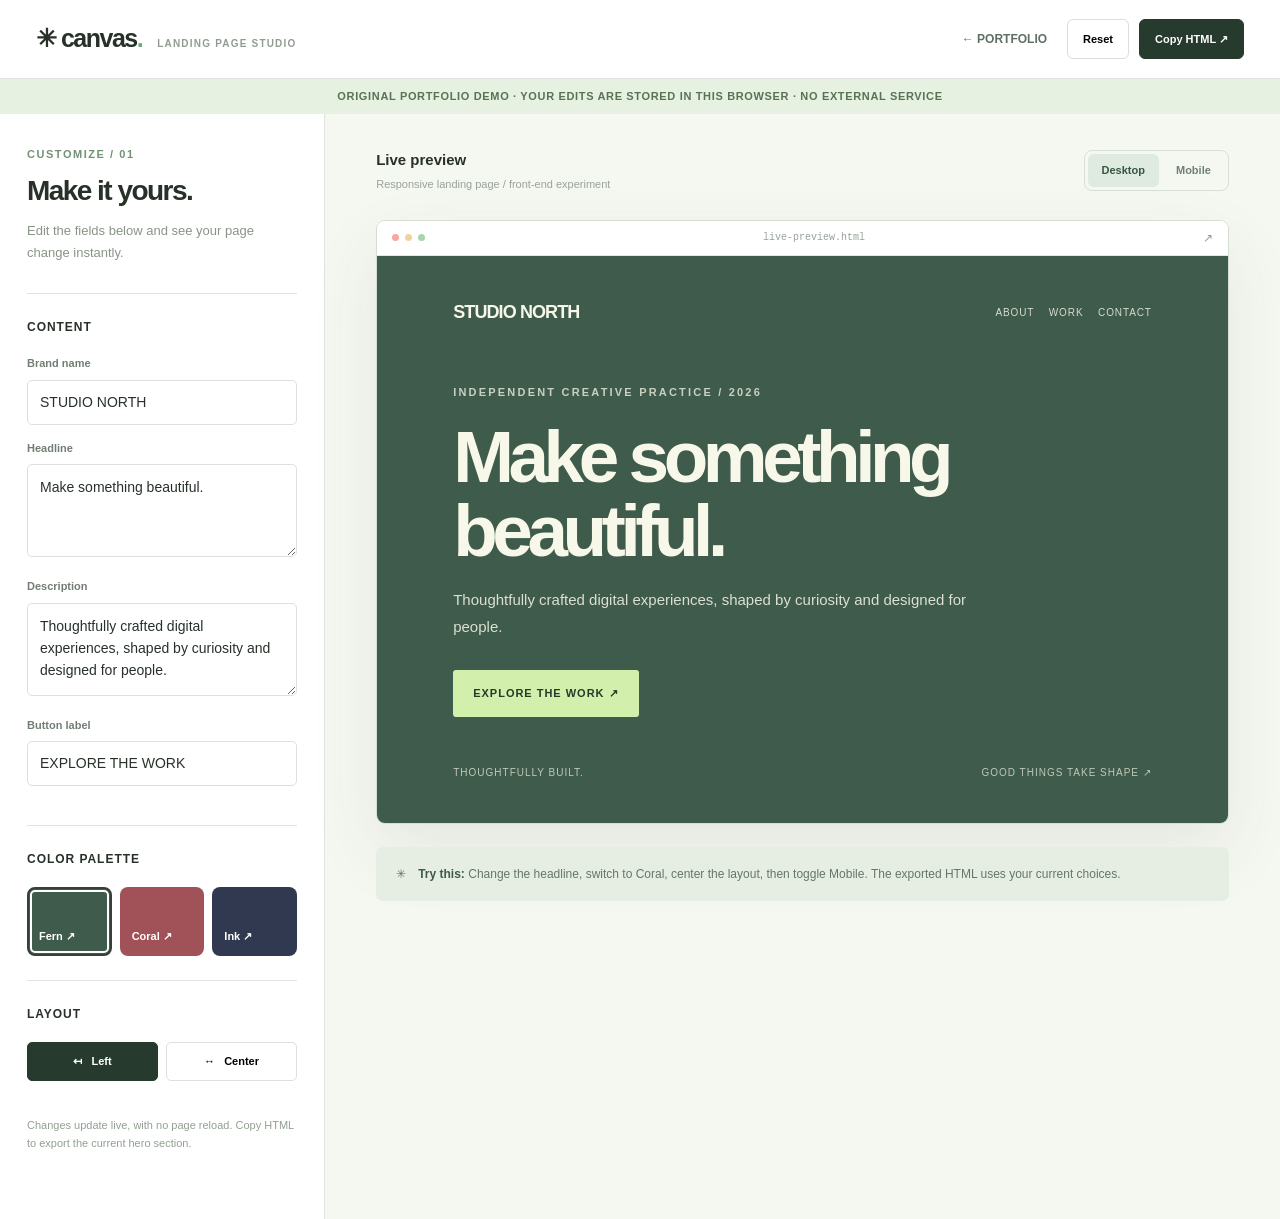
<file: demos/canvas.html>
<!doctype html><html lang="en"><head><meta charset="utf-8"><meta name="viewport" content="width=device-width,initial-scale=1"><meta name="description" content="Canvas Studio: an interactive landing-page editor demo with live preview and code export, by Jorge Lopez Calero."><title>Canvas — Live Landing Page Studio Demo</title><style>
:root{--ink:#273129;--muted:#7d887e;--line:#e0e4dd;--bg:#f5f7f1;--ui:#ffffff}*{box-sizing:border-box}body{margin:0;background:var(--bg);color:var(--ink);font:14px/1.5 "Avenir Next","Segoe UI",Arial,sans-serif}button,input,textarea{font:inherit}button{cursor:pointer}button:focus-visible,input:focus-visible,textarea:focus-visible,a:focus-visible{outline:3px solid #729b6e;outline-offset:3px}a{color:inherit}.top{height:79px;display:flex;align-items:center;justify-content:space-between;gap:20px;padding:0 36px;background:#fff;border-bottom:1px solid var(--line)}.logo{font-weight:850;font-size:25px;letter-spacing:-.06em}.logo span{color:#6eab78}.sublogo{font-size:10px;color:#929b91;font-weight:800;letter-spacing:.12em;margin-left:15px}.top-actions{display:flex;align-items:center;gap:10px}.back{font-size:12px;text-decoration:none;font-weight:800;color:#607064;margin-right:10px}.top-btn{padding:11px 15px;border:1px solid #d9e0d7;border-radius:6px;background:#fff;font-size:11px;font-weight:850}.top-btn.primary{background:#273a2e;color:white;border-color:#273a2e}.demo-strip{padding:9px 25px;text-align:center;background:#e6f1e2;color:#587253;font-size:11px;font-weight:800;letter-spacing:.06em}.layout{display:grid;grid-template-columns:325px 1fr;min-height:calc(100dvh - 113px)}.controls{background:var(--ui);border-right:1px solid var(--line);padding:32px 27px 55px;overflow-y:auto}.panel-title{font-size:11px;letter-spacing:.14em;font-weight:850;color:#729274}.controls h1{font-size:28px;letter-spacing:-.055em;margin:8px 0}.controls-desc{font-size:13px;color:#899487;line-height:1.7;margin:0 0 29px}.group{border-top:1px solid var(--line);padding:24px 0}.group h2{font-size:12px;letter-spacing:.08em;margin:0 0 19px;font-weight:850}.field{display:block;margin-bottom:15px}.field-label{display:block;color:#727e73;font-size:11px;font-weight:800;margin-bottom:8px}.field input,.field textarea{width:100%;border:1px solid #dce2d9;border-radius:5px;background:#fff;color:#273129;padding:11px 12px;outline-offset:1px}.field textarea{resize:vertical;min-height:93px;line-height:1.6}.swatches{display:grid;grid-template-columns:repeat(3,1fr);gap:8px}.swatch{height:69px;border:2px solid transparent;border-radius:8px;padding:10px;display:flex;justify-content:space-between;align-items:flex-end;color:#fff;font-size:11px;font-weight:800}.swatch[aria-pressed=true]{border-color:#363f39;outline:2px solid white;outline-offset:-5px}.swatch.fern{background:#3e5b4b}.swatch.sunset{background:#a05258}.swatch.ink{background:#303950}.layout-opts{display:flex;gap:8px}.layout-opt{flex:1;padding:10px 12px;border:1px solid #dce2d9;background:#fff;border-radius:5px;font-size:11px;font-weight:800}.layout-opt[aria-pressed=true]{background:#273a2e;color:#fff;border-color:#273a2e}.toggle-wrap{display:flex;align-items:center;justify-content:space-between;gap:10px;font-size:12px;font-weight:700}.toggle{display:inline-flex;align-items:center;gap:9px}.toggle input{accent-color:#506d56;width:18px;height:18px}.control-foot{font-size:11px;color:#92a092;line-height:1.7}.right{padding:35px clamp(24px,4vw,65px) 45px;min-width:0}.preview-head{display:flex;justify-content:space-between;align-items:center;gap:20px;margin-bottom:27px}.preview-head h2{font-size:15px;margin:0}.preview-head span{display:block;color:#98a399;font-size:11px;margin-top:5px}.preview-size{border:1px solid #d8e0d5;border-radius:8px;display:flex;padding:3px;gap:3px}.preview-size button{border:0;background:transparent;padding:8px 14px;border-radius:6px;font-size:11px;font-weight:800;color:#718075}.preview-size button[aria-pressed=true]{background:#dfeae0;color:#385641}.screen{max-width:100%;margin:auto;background:#fff;border:1px solid #d6ded3;border-radius:9px;box-shadow:0 28px 70px #41533f16;overflow:hidden;transition:width .25s}.screen.mobile{width:380px}.screen-top{height:35px;border-bottom:1px solid #e2e8df;background:#fff;display:flex;align-items:center;justify-content:space-between;padding:0 15px}.traffic{display:flex;gap:6px}.traffic i{width:7px;height:7px;background:#f7a79f;border-radius:50%}.traffic i:nth-child(2){background:#eed3a1}.traffic i:nth-child(3){background:#a6d8a7}.screen-top small{font:500 10px Consolas,monospace;color:#98a298}.screen-content{--accent:#d2efac;--accent-text:#253a28;--page-bg:#3e5b4b;--page-ink:#f7f8e9;min-height:550px;background:var(--page-bg);color:var(--page-ink);padding:43px clamp(20px,6vw,76px);transition:background .2s,color .2s;display:flex;flex-direction:column}.screen-content.align-center{text-align:center;align-items:center}.preview-navbar{display:flex;justify-content:space-between;align-items:center;gap:10px;width:100%;font-size:11px;letter-spacing:.08em}.preview-brand{font-size:18px;font-weight:850;letter-spacing:-.05em}.preview-navlinks{font-size:10px;opacity:.83}.preview-main{margin:auto 0;max-width:610px;padding:55px 0 48px;overflow-wrap:anywhere}.preview-eyebrow{font-size:11px;letter-spacing:.2em;font-weight:800;opacity:.75}.preview-title{font-weight:800;font-size:clamp(38px,5.7vw,77px);line-height:1.02;letter-spacing:-.075em;margin:18px 0;white-space:pre-line}.screen.mobile .preview-title{font-size:43px}.preview-subtitle{max-width:540px;line-height:1.8;font-size:15px;opacity:.85;white-space:pre-line;margin:0 0 30px}.preview-cta{background:var(--accent);color:var(--accent-text);border:0;border-radius:3px;padding:15px 20px;font-size:11px;font-weight:900;letter-spacing:.09em}.preview-footer{display:flex;justify-content:space-between;gap:15px;opacity:.7;font-size:10px;letter-spacing:.1em;align-items:center}.screen.mobile .preview-navlinks{display:none}.screen.mobile .screen-content{min-height:640px;padding:27px 25px}.screen.mobile .preview-footer{font-size:9px}.tips{margin-top:23px;border-radius:7px;background:#e6eee4;padding:17px 20px;font-size:12px;color:#647768;line-height:1.7;display:flex;gap:12px}.tips strong{color:#3e5b47}.toast{position:fixed;right:26px;bottom:26px;background:#273a2e;color:white;font-size:12px;z-index:90;padding:14px 20px;border-radius:7px;opacity:0;transform:translateY(10px);transition:.2s;pointer-events:none}.toast.show{opacity:1;transform:translateY(0)}
@media(max-width:1050px){.layout{grid-template-columns:275px 1fr}.controls{padding:27px 20px}.right{padding:30px 23px}.screen-content{padding:32px 35px}.preview-title{font-size:59px}}@media(max-width:750px){.top{padding:0 18px;height:70px}.sublogo{display:none}.top-actions{gap:6px}.top-btn{padding:9px 10px}.back{margin-right:0;font-size:10px}.layout{display:flex;flex-direction:column}.controls{border-right:0;border-bottom:1px solid var(--line);padding:23px 20px 10px}.controls h1{font-size:25px}.controls-desc{margin-bottom:10px}.group{padding:18px 0}.swatches{grid-template-columns:repeat(3,1fr)}.right{padding:28px 16px 40px}.preview-head{gap:10px}.screen-content{min-height:500px}.preview-title{font-size:clamp(41px,8vw,65px)}.tips{margin-top:14px}}
</style></head><body><header class="top"><div><span class="logo">✳ canvas<span>.</span></span><span class="sublogo">LANDING PAGE STUDIO</span></div><div class="top-actions"><a class="back" href="../index.html#work">← PORTFOLIO</a><button class="top-btn" id="reset">Reset</button><button class="top-btn primary" id="copy-html">Copy HTML ↗</button></div></header><div class="demo-strip">ORIGINAL PORTFOLIO DEMO · YOUR EDITS ARE STORED IN THIS BROWSER · NO EXTERNAL SERVICE</div><main class="layout"><aside class="controls"><div class="panel-title">CUSTOMIZE / 01</div><h1>Make it yours.</h1><p class="controls-desc">Edit the fields below and see your page change instantly.</p><section class="group"><h2>CONTENT</h2><label class="field"><span class="field-label">Brand name</span><input type="text" id="brand" maxlength="32" value="STUDIO NORTH" autocomplete="off"></label><label class="field"><span class="field-label">Headline</span><textarea id="headline" maxlength="100">Make something beautiful.</textarea></label><label class="field"><span class="field-label">Description</span><textarea id="subtitle" maxlength="220">Thoughtfully crafted digital experiences, shaped by curiosity and designed for people.</textarea></label><label class="field"><span class="field-label">Button label</span><input id="cta" type="text" maxlength="36" value="EXPLORE THE WORK" autocomplete="off"></label></section><section class="group"><h2>COLOR PALETTE</h2><div class="swatches" role="group" aria-label="Color palette"><button class="swatch fern" data-theme="fern" aria-pressed="true">Fern ↗</button><button class="swatch sunset" data-theme="sunset" aria-pressed="false">Coral ↗</button><button class="swatch ink" data-theme="ink" aria-pressed="false">Ink ↗</button></div></section><section class="group"><h2>LAYOUT</h2><div class="layout-opts" role="group" aria-label="Text alignment"><button class="layout-opt" data-align="left" aria-pressed="true">↤ &nbsp; Left</button><button class="layout-opt" data-align="center" aria-pressed="false">↔ &nbsp; Center</button></div></section><p class="control-foot">Changes update live, with no page reload. Copy HTML to export the current hero section.</p></aside><section class="right" aria-labelledby="preview-heading"><div class="preview-head"><div><h2 id="preview-heading">Live preview</h2><span>Responsive landing page / front-end experiment</span></div><div class="preview-size" role="group" aria-label="Preview device"><button data-device="desktop" aria-pressed="true">Desktop</button><button data-device="mobile" aria-pressed="false">Mobile</button></div></div><div class="screen" id="screen"><div class="screen-top"><span class="traffic"><i></i><i></i><i></i></span><small>live-preview.html</small><span style="font-size:12px;color:#8d9d8c">↗</span></div><div class="screen-content" id="page"><div class="preview-navbar"><strong class="preview-brand" id="preview-brand">STUDIO NORTH</strong><span class="preview-navlinks">ABOUT &nbsp;&nbsp; WORK &nbsp;&nbsp; CONTACT</span></div><div class="preview-main"><span class="preview-eyebrow">INDEPENDENT CREATIVE PRACTICE / 2026</span><h2 class="preview-title" id="preview-title">Make something beautiful.</h2><p class="preview-subtitle" id="preview-subtitle">Thoughtfully crafted digital experiences, shaped by curiosity and designed for people.</p><button class="preview-cta" id="preview-cta" type="button">EXPLORE THE WORK ↗</button></div><div class="preview-footer"><span>THOUGHTFULLY BUILT.</span><span>GOOD THINGS TAKE SHAPE ↗</span></div></div></div><div class="tips"><span aria-hidden="true">✳</span><span><strong>Try this:</strong> Change the headline, switch to Coral, center the layout, then toggle Mobile. The exported HTML uses your current choices.</span></div></section></main><div class="toast" id="toast" role="status" aria-live="polite"></div><script>
const $=s=>document.querySelector(s);const defaults={brand:'STUDIO NORTH',headline:'Make something beautiful.',subtitle:'Thoughtfully crafted digital experiences, shaped by curiosity and designed for people.',cta:'EXPLORE THE WORK',theme:'fern',align:'left',device:'desktop'};let state={...defaults};try{state={...state,...JSON.parse(localStorage.getItem('canvas-studio-demo')||'{}')}}catch{}
const themes={fern:{bg:'#3e5b4b',ink:'#f7f8e9',accent:'#d2efac',button:'#253a28'},sunset:{bg:'#a05258',ink:'#fff6ed',accent:'#f8dbb6',button:'#743c45'},ink:{bg:'#303950',ink:'#fffdfa',accent:'#b7c4fb',button:'#202b4b'}};
function render(){for(const id of ['brand','headline','subtitle','cta']){$('#'+id).value=state[id]||'';}$('#preview-brand').textContent=state.brand||'YOUR BRAND';$('#preview-title').textContent=state.headline||'Your headline here.';$('#preview-subtitle').textContent=state.subtitle||'Your message here.';$('#preview-cta').textContent=(state.cta||'LEARN MORE')+' ↗';const t=themes[state.theme]||themes.fern;const p=$('#page');p.style.setProperty('--page-bg',t.bg);p.style.setProperty('--page-ink',t.ink);p.style.setProperty('--accent',t.accent);p.style.setProperty('--accent-text',t.button);p.classList.toggle('align-center',state.align==='center');$('#screen').classList.toggle('mobile',state.device==='mobile');document.querySelectorAll('[data-theme]').forEach(b=>b.setAttribute('aria-pressed',String(b.dataset.theme===state.theme)));document.querySelectorAll('[data-align]').forEach(b=>b.setAttribute('aria-pressed',String(b.dataset.align===state.align)));document.querySelectorAll('[data-device]').forEach(b=>b.setAttribute('aria-pressed',String(b.dataset.device===state.device)));}function save(){localStorage.setItem('canvas-studio-demo',JSON.stringify(state));render();}
for(const id of ['brand','headline','subtitle','cta'])$('#'+id).addEventListener('input',e=>{state[id]=e.target.value;save()});document.querySelectorAll('[data-theme]').forEach(b=>b.addEventListener('click',()=>{state.theme=b.dataset.theme;save()}));document.querySelectorAll('[data-align]').forEach(b=>b.addEventListener('click',()=>{state.align=b.dataset.align;save()}));document.querySelectorAll('[data-device]').forEach(b=>b.addEventListener('click',()=>{state.device=b.dataset.device;save()}));
let timer;function toast(msg){const t=$('#toast');t.textContent=msg;t.classList.add('show');clearTimeout(timer);timer=setTimeout(()=>t.classList.remove('show'),2400)}
$('#reset').addEventListener('click',()=>{state={...defaults};save();toast('Editor reset to defaults.')});$('#preview-cta').addEventListener('click',()=>toast('This is a visual demo. No destination is configured.'));
function esc(t){return String(t).replace(/[&<>"']/g,c=>({'&':'&amp;','<':'&lt;','>':'&gt;','"':'&quot;',"'":'&#39;'}[c]));}
$('#copy-html').addEventListener('click',async()=>{const t=themes[state.theme]||themes.fern;const markup=`<!doctype html>\n<html lang="en">\n<head><meta charset="utf-8"><meta name="viewport" content="width=device-width,initial-scale=1"><title>${esc(state.brand)}</title></head>\n<body style="margin:0;font-family:system-ui,sans-serif;background:${t.bg};color:${t.ink};">\n  <main style="min-height:100vh;box-sizing:border-box;padding:8vw;display:flex;flex-direction:column;justify-content:center;text-align:${state.align};">\n    <p style="font-weight:800;letter-spacing:.16em;">${esc(state.brand)}</p>\n    <h1 style="font-size:clamp(3rem,8vw,7rem);line-height:1.05;letter-spacing:-.06em;max-width:950px;">${esc(state.headline)}</h1>\n    <p style="font-size:1.2rem;line-height:1.7;max-width:650px;">${esc(state.subtitle)}</p>\n    <div><button type="button" style="background:${t.accent};color:${t.button};padding:17px 22px;border:0;font-weight:800;">${esc(state.cta)}</button></div>\n  </main>\n</body></html>`;try{await navigator.clipboard.writeText(markup);toast('HTML copied. Paste into a new .html file.')}catch{toast('Clipboard unavailable here. Open this demo over HTTPS to copy HTML.')}});render();
</script></body></html>
</file>
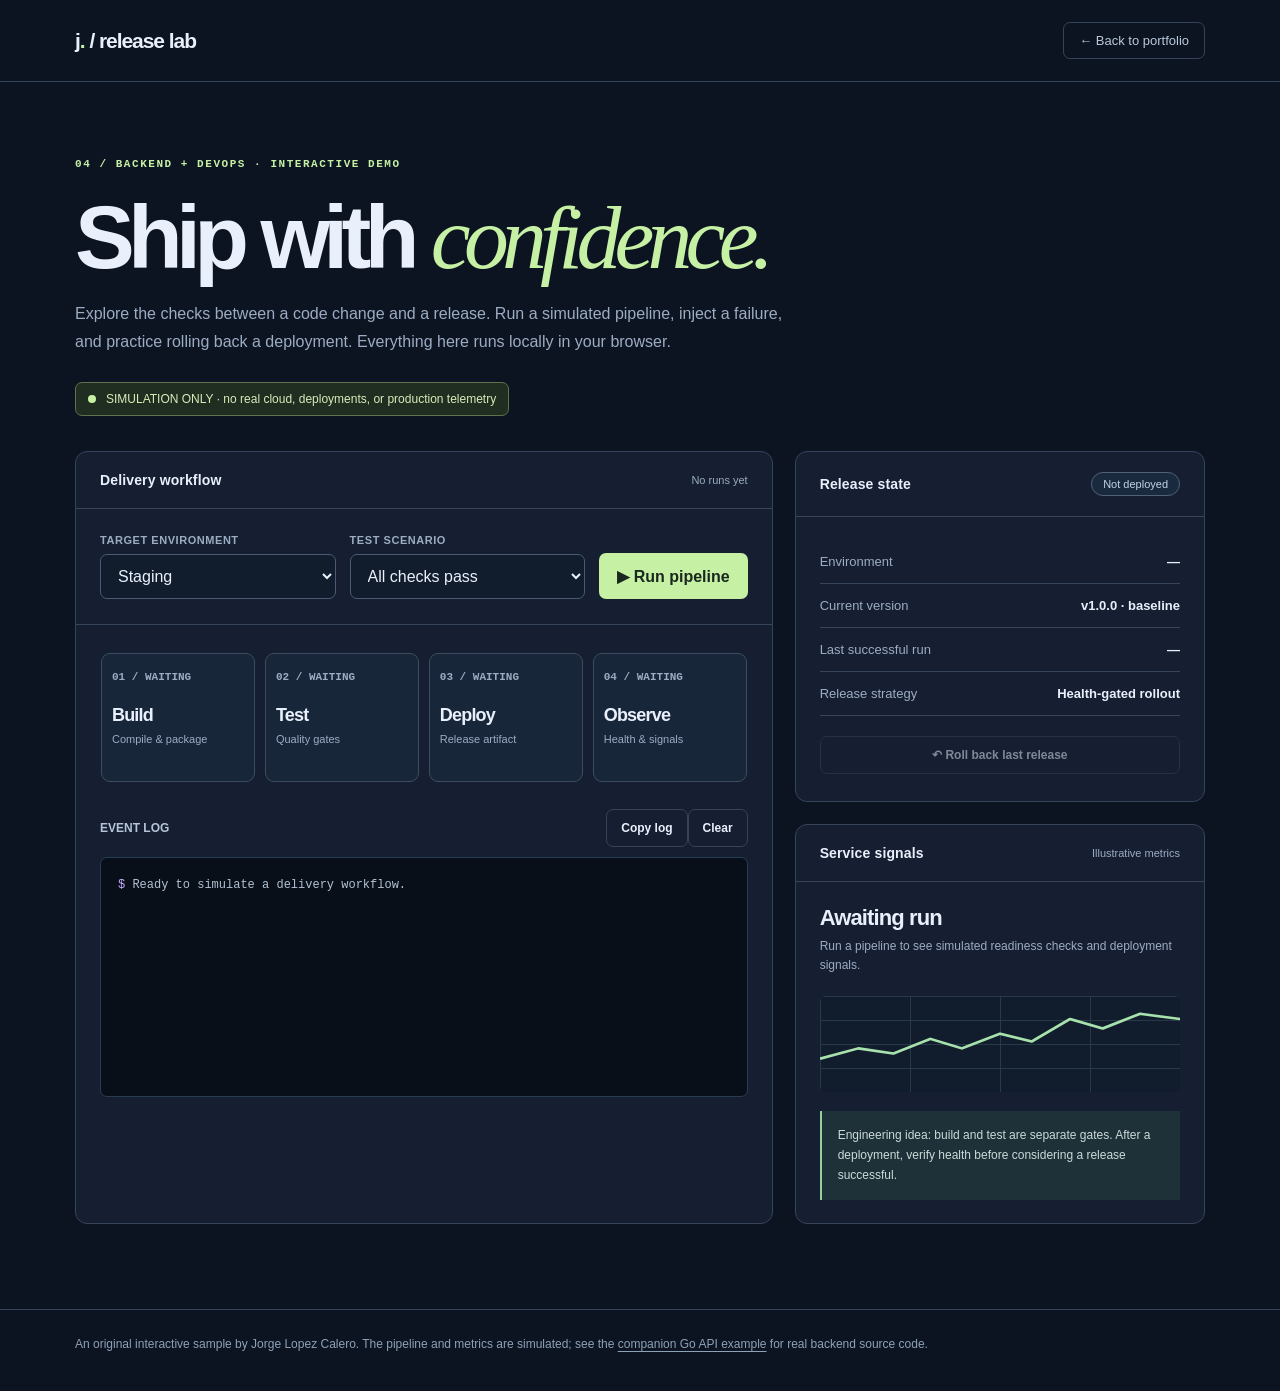
<file: demos/release-lab.html>
<!doctype html>
<html lang="en">
<head>
<meta charset="utf-8"><meta name="viewport" content="width=device-width,initial-scale=1">
<meta name="description" content="Release Lab, an interactive simulation of a CI/CD pipeline, release gates, and deployment health, built as a portfolio demonstration.">
<title>Release Lab — Delivery Workflow Demo | Jorge Lopez Calero</title>
<style>
:root{color-scheme:dark;--bg:#0d1421;--panel:#151f31;--panel2:#1b293e;--line:#35435b;--text:#eaf0fb;--muted:#9cacc3;--mint:#c6f1a5;--green:#9bd6ad;--red:#ff9f9b;--gold:#f5d38b;font-family:Inter,"Segoe UI",Arial,sans-serif}
*{box-sizing:border-box}body{background:var(--bg);color:var(--text);margin:0;min-height:100vh}button,select{font:inherit}button{cursor:pointer}button:disabled{cursor:not-allowed;opacity:.5}a{color:inherit;text-decoration:none}button:focus-visible,a:focus-visible,select:focus-visible{outline:2px solid var(--mint);outline-offset:4px}.wrap{width:min(1130px,calc(100% - 48px));margin:auto}.top{height:82px;border-bottom:1px solid var(--line);display:flex;align-items:center}.top-inner{display:flex;align-items:center;justify-content:space-between;gap:20px}.brand{font-weight:850;letter-spacing:-.05em;font-size:21px}.brand span{color:var(--mint)}.back{color:#b9c9db;font-size:13px;border:1px solid var(--line);padding:10px 15px;border-radius:7px}.back:hover{background:var(--panel)}.intro{padding:75px 0 35px}.eyebrow{font:700 11px/1.4 monospace;color:var(--mint);letter-spacing:.14em}.intro h1{font-size:clamp(53px,7vw,94px);line-height:.97;letter-spacing:-.075em;margin:22px 0 18px}.intro h1 em{font-family:Georgia,serif;font-weight:400;color:var(--mint)}.intro p{color:var(--muted);font-size:16px;line-height:1.75;max-width:710px}.notice{display:inline-flex;align-items:center;gap:10px;margin-top:10px;padding:9px 12px;border:1px solid #61704d;background:#202e22;border-radius:7px;color:#d9ebb9;font-size:12px}.notice b{width:8px;height:8px;background:var(--mint);border-radius:50%}.workspace{display:grid;grid-template-columns:1.7fr 1fr;gap:22px;padding-bottom:85px}.card{background:var(--panel);border:1px solid var(--line);border-radius:12px;overflow:hidden}.card-header{display:flex;align-items:center;justify-content:space-between;gap:12px;border-bottom:1px solid var(--line);padding:20px 24px}.card-header strong{font-size:14px;letter-spacing:.01em}.card-header small{font-size:11px;color:var(--muted)}.control-bar{display:flex;align-items:end;gap:14px;flex-wrap:wrap;padding:25px 24px;border-bottom:1px solid var(--line)}.field{display:grid;gap:8px;flex:1}.field label{font-size:11px;font-weight:700;color:var(--muted);letter-spacing:.05em;text-transform:uppercase}.field select{border:1px solid #4a5c74;background:#111d2d;color:var(--text);border-radius:7px;padding:12px 13px;min-width:150px}.primary{background:var(--mint);color:#1a271e;font-weight:800;border:0;border-radius:7px;padding:13px 18px;min-height:46px}.primary:not(:disabled):hover{background:#e2ffca}.ghost{border:1px solid var(--line);background:transparent;color:var(--text);border-radius:7px;padding:11px 14px;font-size:12px;font-weight:700}.ghost:hover{background:#233247}.pipeline{padding:28px 25px 15px;display:grid;grid-template-columns:repeat(4,minmax(0,1fr));gap:10px}.stage{padding:17px 10px;border:1px solid #3c4c60;border-radius:9px;background:#18263a;min-height:129px}.stage .step-num{font:700 11px monospace;color:#9cacc3;display:block}.stage strong{display:block;font-size:18px;margin-top:22px;letter-spacing:-.045em}.stage small{display:block;font-size:11px;color:var(--muted);margin-top:7px}.stage.running{border-color:var(--gold);background:#3b3429}.stage.running .step-num{color:var(--gold)}.stage.passed{border-color:#5a9b6e;background:#203b35}.stage.passed .step-num{color:var(--mint)}.stage.failed{border-color:var(--red);background:#3e2934}.stage.failed .step-num{color:var(--red)}.console-wrap{padding:12px 24px 25px}.console-header{display:flex;justify-content:space-between;align-items:center;gap:12px;margin-bottom:10px;font-size:12px;color:#b5c3d8}.console{height:240px;background:#080f19;border:1px solid #283d52;border-radius:7px;padding:16px 17px;overflow:auto;font:12px/1.85 "SFMono-Regular",Consolas,monospace;color:#b1c1d3;white-space:pre-wrap;overflow-wrap:anywhere}.console .ok{color:#a5e9b3}.console .err{color:#ffaba7}.console .info{color:#f1d28e}.console .cmd{color:#c4aafd}.side{display:grid;gap:22px;align-content:start}.deploy-info{padding:23px 24px 27px}.stat{display:flex;justify-content:space-between;gap:14px;padding:14px 0;border-bottom:1px solid var(--line);font-size:13px;color:var(--muted)}.stat strong{color:var(--text);text-align:right}.stat:last-child{border:0}.status{display:inline-block;border:1px solid #536079;padding:5px 11px;border-radius:100px;color:#c2d4e9;background:#1a2a3e;font-size:11px}.status.ready{color:var(--mint);border-color:#59886b;background:#233d32}.status.failed{color:var(--red);border-color:#986163;background:#3b2934}.health{padding:23px 24px}.health-title{font-size:22px;font-weight:800;letter-spacing:-.04em;margin:0 0 6px}.health p{font-size:12px;line-height:1.6;color:var(--muted);margin:0 0 20px}.spark{height:96px;border-radius:6px;background:linear-gradient(#263a48 1px,transparent 1px) 0 0 /100% 24px,linear-gradient(90deg,#263a48 1px,transparent 1px) 0 0/25% 100%,#111d2d;display:flex;align-items:center;justify-content:center;overflow:hidden}.spark svg{width:100%;height:90%}.helper{margin-top:19px;padding:14px 16px;background:#1e3038;border-left:2px solid #95cf9e;font-size:12px;line-height:1.7;color:#cbdbd9}.footer{padding:27px 0 40px;color:#8da1b7;font-size:12px;border-top:1px solid var(--line)}.footer a{text-decoration:underline;text-underline-offset:3px}
@media(max-width:820px){.workspace{grid-template-columns:1fr}.side{grid-template-columns:repeat(2,minmax(0,1fr))}.intro{padding-top:50px}}@media(max-width:580px){.wrap{width:calc(100% - 30px)}.intro h1{font-size:58px}.workspace{gap:14px}.side{grid-template-columns:1fr}.pipeline{grid-template-columns:repeat(2,1fr);padding:16px}.stage{min-height:110px}.stage strong{margin-top:12px}.control-bar{padding:20px 16px}.field select{min-width:0;width:100%}.card-header{padding:17px 16px}.console-wrap{padding:15px}.release-log-actions{display:flex;gap:10px}.top{height:68px}.back{padding:9px 10px;font-size:12px}}
@media(prefers-reduced-motion:reduce){*{scroll-behavior:auto!important}}
</style>
</head>
<body>
<header class="top"><div class="wrap top-inner"><a href="../index.html" class="brand">j<span>.</span> / release lab</a><a href="../index.html#work" class="back">← Back to portfolio</a></div></header>
<main class="wrap">
<section class="intro"><div class="eyebrow">04 / BACKEND + DEVOPS · INTERACTIVE DEMO</div><h1>Ship with <em>confidence.</em></h1><p>Explore the checks between a code change and a release. Run a simulated pipeline, inject a failure, and practice rolling back a deployment. Everything here runs locally in your browser.</p><div class="notice"><b></b><span>SIMULATION ONLY · no real cloud, deployments, or production telemetry</span></div></section>
<section class="workspace" aria-label="Deployment workflow simulator">
<div class="card"><div class="card-header"><strong>Delivery workflow</strong><small id="run-count">No runs yet</small></div>
<div class="control-bar"><div class="field"><label for="target">Target environment</label><select id="target"><option value="staging">Staging</option><option value="production">Production (simulated)</option></select></div><div class="field"><label for="scenario">Test scenario</label><select id="scenario"><option value="healthy">All checks pass</option><option value="tests">Unit tests fail</option><option value="health">Health check fails</option></select></div><button class="primary" id="run">▶ Run pipeline</button></div>
<div class="pipeline" aria-label="Pipeline stages"><div class="stage" id="stage-0"><span class="step-num">01 / WAITING</span><strong>Build</strong><small>Compile &amp; package</small></div><div class="stage" id="stage-1"><span class="step-num">02 / WAITING</span><strong>Test</strong><small>Quality gates</small></div><div class="stage" id="stage-2"><span class="step-num">03 / WAITING</span><strong>Deploy</strong><small>Release artifact</small></div><div class="stage" id="stage-3"><span class="step-num">04 / WAITING</span><strong>Observe</strong><small>Health &amp; signals</small></div></div>
<div class="console-wrap"><div class="console-header"><strong>EVENT LOG</strong><div class="release-log-actions"><button class="ghost" id="copy-log">Copy log</button><button class="ghost" id="clear-log">Clear</button></div></div><div class="console" id="console" role="log" aria-live="polite" aria-relevant="additions text"><span class="cmd">$</span> Ready to simulate a delivery workflow.</div></div></div>
<div class="side"><div class="card"><div class="card-header"><strong>Release state</strong><span id="release-status" class="status">Not deployed</span></div><div class="deploy-info"><div class="stat"><span>Environment</span><strong id="current-env">—</strong></div><div class="stat"><span>Current version</span><strong id="version">v1.0.0 · baseline</strong></div><div class="stat"><span>Last successful run</span><strong id="last-run">—</strong></div><div class="stat"><span>Release strategy</span><strong>Health-gated rollout</strong></div><button style="width:100%;margin-top:20px" class="ghost" id="rollback" disabled>↶ Roll back last release</button></div></div>
<div class="card"><div class="card-header"><strong>Service signals</strong><small>Illustrative metrics</small></div><div class="health"><div class="health-title" id="health-heading">Awaiting run</div><p id="health-copy">Run a pipeline to see simulated readiness checks and deployment signals.</p><div class="spark"><svg viewBox="0 0 320 100" preserveAspectRatio="none" aria-hidden="true"><path d="M0 68L34 56L65 62L98 45L126 56L160 39L188 48L222 22L251 33L284 16L320 22" fill="none" stroke="#a7e2ad" stroke-width="3" stroke-linejoin="round"/></svg></div><div class="helper" id="helper">Engineering idea: build and test are separate gates. After a deployment, verify health before considering a release successful.</div></div></div></div>
</section>
</main>
<footer class="footer"><div class="wrap">An original interactive sample by Jorge Lopez Calero. The pipeline and metrics are simulated; see the <a href="../examples/go-api/index.html">companion Go API example</a> for real backend source code.</div></footer>
<script>
const $=sel=>document.querySelector(sel);
const stages=Array.from({length:4},(_,i)=>$(`#stage-${i}`));
const logEl=$('#console');let runCount=0, running=false, currentVersion=0, previousVersion=null, currentEnv='—', logLines=[];
function log(text,kind=''){const line=document.createElement('div');if(kind)line.className=kind;line.textContent=`[${new Date().toLocaleTimeString()}] ${text}`;logEl.appendChild(line);logEl.scrollTop=logEl.scrollHeight;logLines.push(line.textContent)}
function stage(i,state){const el=stages[i];el.classList.remove('running','passed','failed');if(state!=='waiting')el.classList.add(state);el.querySelector('.step-num').textContent=`0${i+1} / ${state.toUpperCase()}`}
function status(text,kind=''){const el=$('#release-status');el.className=`status ${kind}`;el.textContent=text}
function pause(n){return new Promise(r=>setTimeout(r,n))}
function metric(title,desc,helper){$('#health-heading').textContent=title;$('#health-copy').textContent=desc;$('#helper').textContent=helper}
function lock(b){running=b;$('#run').disabled=b;$('#target').disabled=b;$('#scenario').disabled=b;$('#rollback').disabled=b||previousVersion===null}
function reset(){stages.forEach((_,i)=>stage(i,'waiting'))}
$('#run').addEventListener('click',async()=>{
 if(running)return;lock(true);reset();runCount++;$('#run-count').textContent=`Run #${runCount}`;
 const target=$('#target').value,scenario=$('#scenario').value;log(`$ pipeline run ${runCount} --environment ${target}`,'cmd');
 const labels=['Bundling frontend assets and Go service','Running unit and integration checks',`Publishing image to ${target} (simulated)`,'Checking readiness and error rate'];
 for(let i=0;i<4;i++){
  stage(i,'running');log(labels[i],'info');await pause(430);
  if(i===1&&scenario==='tests'){stage(i,'failed');log('FAIL: simulated test assertion. Deployment blocked.','err');status('Checks failed','failed');metric('Checks blocked','The pipeline did not deploy because tests failed.','Engineering idea: keep failing changes out of staging and production by enforcing automated checks.');lock(false);return}
  if(i===3&&scenario==='health'){stage(i,'failed');log('FAIL: simulated readiness probe returned 503.','err');log('Reverting to previously healthy version.','info');status('Rollback triggered','failed');metric('Readiness failed','A post-deployment health check rejected the new release.','Engineering idea: automate rollback when readiness checks fail after deployment.');lock(false);return}
  stage(i,'passed');log(`${['Build','Tests','Deploy','Health check'][i]} passed`,'ok')
 }
 previousVersion=currentVersion;currentVersion++;currentEnv=target;$('#current-env').textContent=target;$('#version').textContent=`v1.0.${currentVersion} · sample`;$('#last-run').textContent=`Run #${runCount}`;status('Healthy','ready');metric('All checks passing',`${target} is healthy in this simulated scenario.`,`Engineering idea: successful delivery is verified by post-deployment service health, not just a green build.`);log(`Release v1.0.${currentVersion} ready in ${target}.`,'ok');lock(false);
});
$('#rollback').addEventListener('click',()=>{if(running||previousVersion===null)return;const rolled=currentVersion;currentVersion=previousVersion;previousVersion=null;$('#version').textContent=currentVersion===0?'v1.0.0 · baseline':`v1.0.${currentVersion} · sample`;status('Rolled back','ready');metric('Previous version active',`Rolled back simulated release v1.0.${rolled}.`,'Engineering idea: test rollback steps before a production incident.');log(`Manual rollback: v1.0.${rolled} → v1.0.${currentVersion}`,'info');lock(false)});
$('#copy-log').addEventListener('click',async()=>{try{await navigator.clipboard.writeText(logLines.join('\n'));log('Event log copied.','ok')}catch{log('Clipboard access unavailable; select text to copy.','info')}});
$('#clear-log').addEventListener('click',()=>{logEl.replaceChildren();logLines=[];log('Log cleared.','info')});
</script>
</body>
</html>
</file>
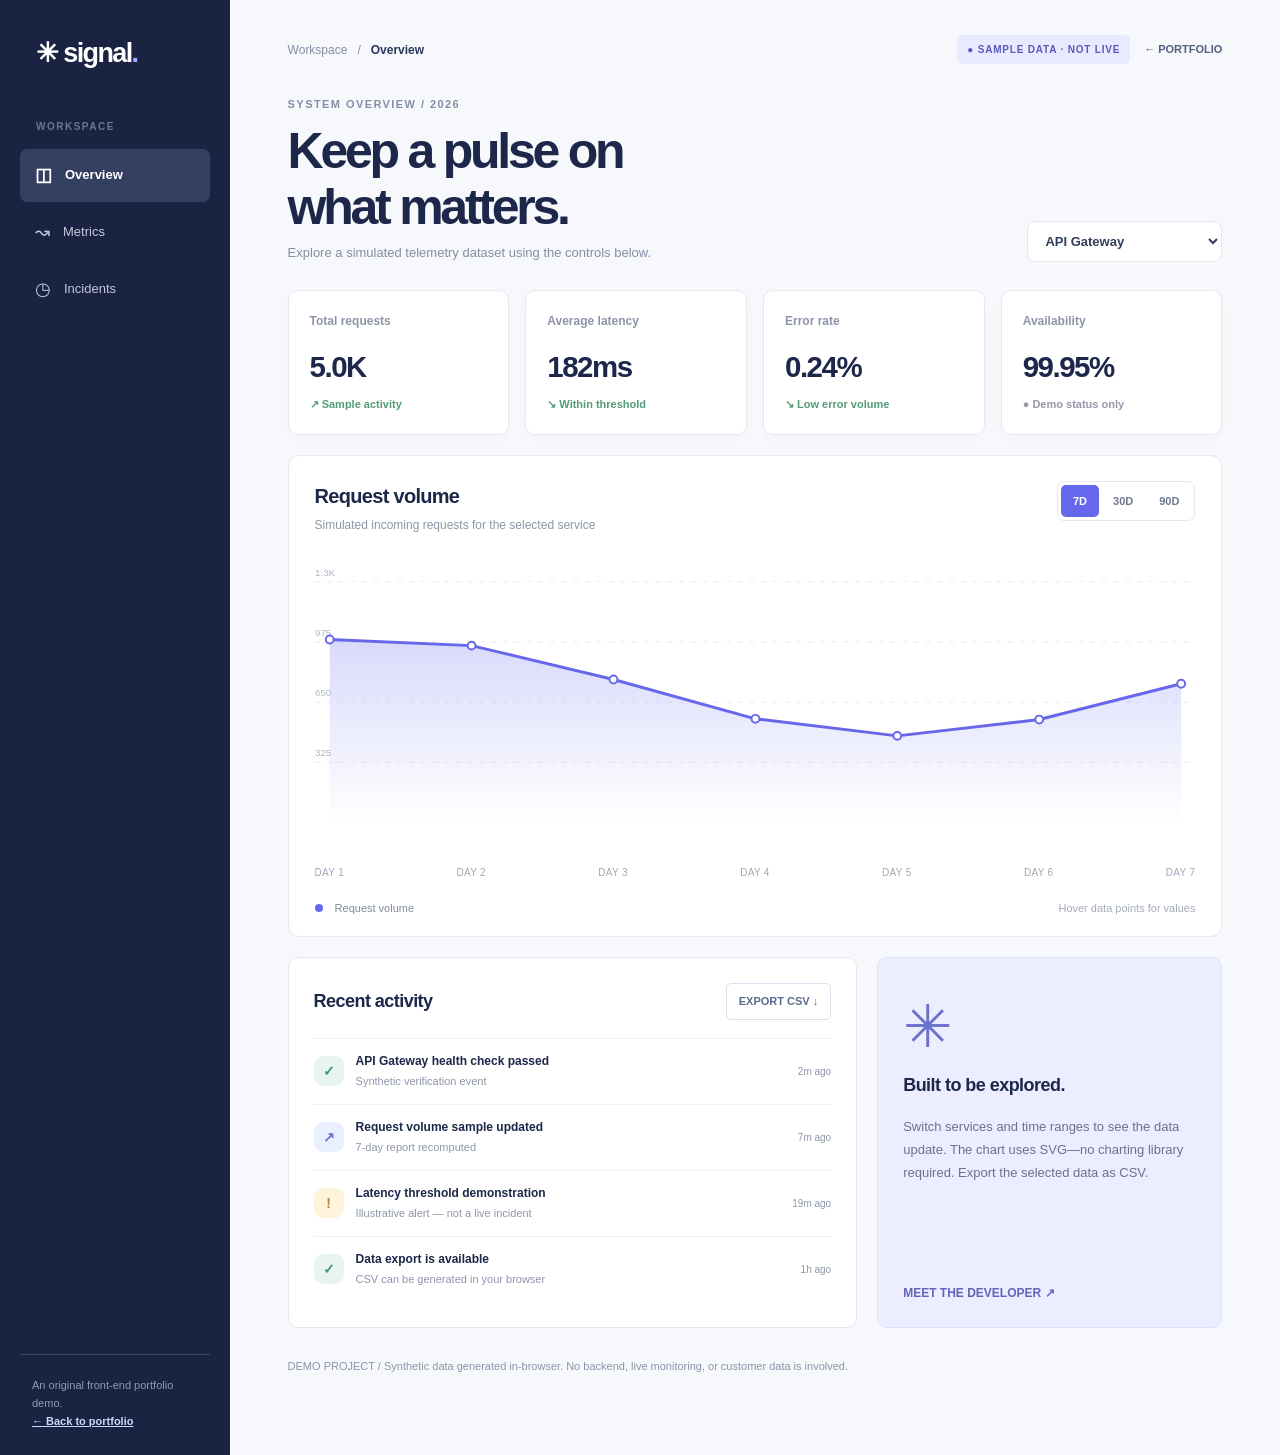
<file: demos/signal.html>
<!doctype html><html lang="en"><head><meta charset="utf-8"><meta name="viewport" content="width=device-width,initial-scale=1"><meta name="description" content="Signal: interactive analytics dashboard demo using sample data, by Jorge Lopez Calero."><title>Signal — Interactive Analytics Dashboard Demo</title><style>
:root{--ink:#1c274a;--muted:#838ca2;--line:#e4e8f0;--purple:#6467ef;--bg:#f6f8fc}*{box-sizing:border-box}body{margin:0;background:var(--bg);font:14px/1.5 "Avenir Next","Segoe UI",Arial,sans-serif;color:var(--ink)}button,select{font:inherit}button{cursor:pointer}a{color:inherit}button:focus-visible,select:focus-visible,a:focus-visible{outline:3px solid #6974d6;outline-offset:4px}.app{display:grid;grid-template-columns:230px 1fr;min-height:100dvh}.side{background:#1a2342;color:#c2c8db;display:flex;flex-direction:column;padding:33px 20px 25px}.logo{font-size:27px;letter-spacing:-.06em;font-weight:850;color:#fff;padding:0 16px 45px}.logo span{color:#a2afff}.side-label{font-size:10px;letter-spacing:.15em;font-weight:850;opacity:.5;padding:0 16px 15px}.side-item{border:0;background:transparent;color:#c2c8db;text-align:left;padding:13px 15px;border-radius:7px;display:flex;gap:13px;align-items:center;font-size:13px;margin-bottom:4px}.side-item.active{background:#353f62;color:#fff;font-weight:800}.side-icon{font-size:18px}.side-bottom{margin-top:auto;border-top:1px solid #3b4562;padding:22px 12px 0;color:#8f9bb8;font-size:11px;line-height:1.6}.side-bottom a{color:#ccd5ff;font-weight:800}.main{padding:35px clamp(22px,4.5vw,74px) 70px;max-width:1550px;width:100%;margin:auto}.top{display:flex;justify-content:space-between;align-items:center;gap:24px;margin-bottom:32px}.breadcrumbs{font-size:12px;color:#858da4}.breadcrumbs strong{color:#293858}.top-right{display:flex;gap:14px;align-items:center}.sample{font-size:10px;font-weight:800;letter-spacing:.08em;background:#e9eaff;color:#595ab9;padding:7px 10px;border-radius:5px}.back{font-size:11px;font-weight:850;text-decoration:none;color:#535f7f}.eyebrow{font-size:11px;letter-spacing:.13em;color:#848fa5;font-weight:850}.heading{display:flex;align-items:end;justify-content:space-between;gap:20px;margin-bottom:28px}.heading h1{font-size:clamp(35px,4vw,50px);letter-spacing:-.065em;line-height:1.12;margin:10px 0 8px}.heading p{color:#858da2;margin:0;font-size:13px}.source-select{background:white;border:1px solid var(--line);border-radius:8px;padding:11px 13px;min-width:195px;color:#313e59;font-size:13px;font-weight:700}.cards{display:grid;grid-template-columns:repeat(4,1fr);gap:16px}.metric{background:white;border:1px solid var(--line);border-radius:10px;padding:21px;box-shadow:0 4px 11px #26325705}.metric-label{color:#8c95a8;font-size:12px;font-weight:700}.metric-value{font-size:clamp(22px,2.3vw,32px);letter-spacing:-.05em;font-weight:800;margin:15px 0 7px}.metric-note{font-size:11px;color:#529b79;font-weight:800}.metric-note.neutral{color:#9a95ab}.chart-card{margin-top:20px;border:1px solid var(--line);background:white;border-radius:11px;padding:25px 26px 20px}.chart-top{display:flex;justify-content:space-between;align-items:start;gap:20px}.chart-top h2{font-size:20px;letter-spacing:-.035em;margin:0}.chart-top p{font-size:12px;color:#8c95a8;margin:5px 0 0}.ranges{display:flex;border:1px solid var(--line);border-radius:7px;padding:3px;gap:2px}.range{background:transparent;color:#6f7892;border:0;border-radius:5px;font-size:11px;font-weight:850;padding:8px 12px}.range.active{background:#6568ed;color:#fff}.chart-wrap{position:relative;width:100%;margin:28px 0 8px}.chart-svg{width:100%;height:295px;overflow:visible;display:block}.chart-values{display:flex;justify-content:space-between;margin-top:5px;color:#a0a7b6;font-size:10px;letter-spacing:.03em}.chart-legend{display:flex;gap:12px;align-items:center;color:#808aa0;font-size:11px;margin-top:20px}.legend-dot{width:8px;height:8px;border-radius:50%;background:#6a69ee;display:inline-block}.chart-hint{margin-left:auto;color:#a3abb8}.section-bottom{display:grid;grid-template-columns:minmax(0,1.65fr) minmax(0,1fr);gap:20px;margin-top:20px}.panel{background:#fff;border:1px solid var(--line);border-radius:10px;padding:25px}.panel-header{display:flex;align-items:center;justify-content:space-between;gap:20px;margin-bottom:18px}.panel h2{font-size:18px;letter-spacing:-.03em;margin:0}.download{border:1px solid #dadfee;border-radius:5px;background:white;padding:9px 12px;font-size:11px;color:#596b8c;font-weight:850}.event{display:flex;align-items:center;gap:12px;padding:13px 0;border-top:1px solid #edf0f5}.event strong{display:block;font-size:12px}.event small{color:#8d96aa;font-size:11px}.event-time{margin-left:auto;color:#8d96aa;font-size:10px;white-space:nowrap}.event-icon{height:30px;width:30px;border-radius:9px;display:grid;place-items:center;background:#e9efff;color:#6971d4;font-weight:850;flex-shrink:0}.event-icon.warning{background:#fff3dc;color:#af883b}.event-icon.ok{background:#e7f5ee;color:#3f9775}.help-panel{background:#eceeff;border:1px solid #dde0ff;display:flex;flex-direction:column;justify-content:space-between}.help-panel .big-symbol{font-size:59px;color:#6b70cb}.help-panel p{line-height:1.8;color:#69728d;font-size:13px;margin:16px 0 0}.help-panel a{font-size:12px;font-weight:850;color:#6264ba;text-decoration:none;margin-top:25px}.foot{margin-top:30px;color:#8b94a9;font-size:11px}.toast{position:fixed;bottom:24px;right:24px;background:#1c274a;color:white;font-size:12px;padding:13px 20px;border-radius:6px;opacity:0;transform:translateY(8px);transition:.2s;pointer-events:none}.toast.show{opacity:1;transform:translateY(0)}
@media(max-width:1060px){.cards{grid-template-columns:repeat(2,1fr)}.section-bottom{grid-template-columns:1fr}.help-panel{min-height:175px}.side{padding:26px 10px}.app{grid-template-columns:188px 1fr}}@media(max-width:700px){.app{display:block}.side{padding:15px 20px;display:flex;flex-direction:row;justify-content:space-between;align-items:center}.logo{padding:0;font-size:24px}.side-label,.side-item,.side-bottom{display:none}.side:after{content:'DEMO DASHBOARD';font-size:10px;letter-spacing:.09em;color:#bec9ef}.main{padding:24px 16px 45px}.top{margin-bottom:24px}.top-right{flex-wrap:wrap;justify-content:flex-end}.heading{flex-direction:column;align-items:flex-start;gap:15px}.source-select{width:100%}.cards{gap:10px}.metric{padding:16px}.metric-value{margin:10px 0 5px}.chart-card{padding:18px 12px}.chart-svg{height:230px}.chart-top{align-items:start}.panel{padding:20px}.chart-hint{display:none}.sample{font-size:9px}.back{font-size:10px}}
</style></head><body><div class="app"><aside class="side"><div class="logo">✳ signal<span>.</span></div><div class="side-label">WORKSPACE</div><div class="side-item active"><span class="side-icon">◫</span> Overview</div><div class="side-item"><span class="side-icon">↝</span> Metrics</div><div class="side-item"><span class="side-icon">◷</span> Incidents</div><div class="side-bottom">An original front-end portfolio demo.<br><a href="../index.html#work">← Back to portfolio</a></div></aside><main class="main"><div class="top"><div class="breadcrumbs">Workspace &nbsp; / &nbsp; <strong>Overview</strong></div><div class="top-right"><span class="sample">● SAMPLE DATA · NOT LIVE</span><a class="back" href="../index.html#work">← PORTFOLIO</a></div></div><section><div class="heading"><div><div class="eyebrow">SYSTEM OVERVIEW / 2026</div><h1>Keep a pulse on<br>what matters.</h1><p>Explore a simulated telemetry dataset using the controls below.</p></div><select id="service" class="source-select" aria-label="Select service"><option value="api">API Gateway</option><option value="worker">Worker Queue</option><option value="db">Database</option></select></div><div class="cards" aria-live="polite"><article class="metric"><div class="metric-label">Total requests</div><div class="metric-value" id="request-value">1.28M</div><div class="metric-note" id="request-note">↗ Sample activity</div></article><article class="metric"><div class="metric-label">Average latency</div><div class="metric-value" id="latency-value">182ms</div><div class="metric-note" id="latency-note">↘ Within threshold</div></article><article class="metric"><div class="metric-label">Error rate</div><div class="metric-value" id="error-value">0.24%</div><div class="metric-note" id="error-note">↘ Low error volume</div></article><article class="metric"><div class="metric-label">Availability</div><div class="metric-value" id="uptime-value">99.95%</div><div class="metric-note neutral">● Demo status only</div></article></div><div class="chart-card"><div class="chart-top"><div><h2>Request volume</h2><p>Simulated incoming requests for the selected service</p></div><div class="ranges" role="group" aria-label="Chart time range"><button class="range active" data-range="7" aria-pressed="true">7D</button><button class="range" data-range="30" aria-pressed="false">30D</button><button class="range" data-range="90" aria-pressed="false">90D</button></div></div><div class="chart-wrap"><svg id="chart" class="chart-svg" role="img" aria-label="Simulated request volume line chart" viewBox="0 0 900 300" preserveAspectRatio="none"></svg></div><div class="chart-values" id="chart-labels"></div><div class="chart-legend"><span class="legend-dot"></span> Request volume <span class="chart-hint">Hover data points for values</span></div></div><div class="section-bottom"><section class="panel"><div class="panel-header"><h2>Recent activity</h2><button id="download" class="download">EXPORT CSV ↓</button></div><div id="events"></div></section><aside class="panel help-panel"><div><div class="big-symbol">✳</div><h2>Built to be explored.</h2><p>Switch services and time ranges to see the data update. The chart uses SVG—no charting library required. Export the selected data as CSV.</p></div><a href="../index.html#work">MEET THE DEVELOPER ↗</a></aside></div><p class="foot">DEMO PROJECT / Synthetic data generated in-browser. No backend, live monitoring, or customer data is involved.</p></section></main></div><div class="toast" id="toast" role="status" aria-live="polite"></div><script>
const $=s=>document.querySelector(s);let days=7;let service='api';let current=[];const configs={api:{scale:1050,base:182,err:.24,avail:99.95,mult:1,name:'API Gateway'},worker:{scale:690,base:310,err:.16,avail:99.91,mult:2.1,name:'Worker Queue'},db:{scale:410,base:76,err:.09,avail:99.98,mult:3.4,name:'Database'}};
function dataSeries(){const config=configs[service];return Array.from({length:days},(_,i)=>{const wave=.73+.18*Math.sin(i*.95+config.mult)+.11*Math.cos(i*.46+config.mult);return {day:i+1,requests:Math.round(config.scale*Math.max(.32,wave))};});}
function formatNum(n){return n>=1e6?(n/1e6).toFixed(2)+'M':n>=1000?(n/1000).toFixed(1)+'K':String(n)}
function render(){const conf=configs[service];current=dataSeries();const total=current.reduce((n,x)=>n+x.requests,0);$('#request-value').textContent=formatNum(total);$('#latency-value').textContent=conf.base+'ms';$('#error-value').textContent=conf.err.toFixed(2)+'%';$('#uptime-value').textContent=conf.avail.toFixed(2)+'%';const svg=$('#chart'),w=900,h=300,pad=15,top=20,bottom=265;const max=Math.ceil(Math.max(...current.map(x=>x.requests))*1.25/100)*100;const pts=current.map((d,i)=>({x:pad+i*(w-2*pad)/Math.max(1,current.length-1),y:bottom-d.requests/max*(bottom-top),...d}));const line=pts.map(p=>`${p.x},${p.y}`).join(' ');const fill=`${pad},${bottom} ${line} ${w-pad},${bottom}`;const lines=[.25,.5,.75,1].map(v=>`<line x1="0" x2="900" y1="${bottom-v*(bottom-top)}" y2="${bottom-v*(bottom-top)}" stroke="#e8ebf5" stroke-width="1" stroke-dasharray="5 7"/><text x="0" y="${bottom-v*(bottom-top)-6}" fill="#afb7c8" font-size="10">${formatNum(Math.round(v*max))}</text>`).join('');svg.innerHTML=`<defs><linearGradient id="fade" x1="0" y1="0" x2="0" y2="1"><stop offset="0" stop-color="#6b70ef" stop-opacity=".26"/><stop offset="1" stop-color="#6b70ef" stop-opacity="0"/></linearGradient></defs>${lines}<polygon points="${fill}" fill="url(#fade)"/><polyline points="${line}" fill="none" stroke="#6867e9" stroke-width="3" stroke-linecap="round" stroke-linejoin="round"/>${pts.filter((_,i)=>days<=7||i%(days===30?5:12)===0||i===pts.length-1).map(p=>`<circle cx="${p.x}" cy="${p.y}" r="4" fill="#fff" stroke="#6867e9" stroke-width="2"><title>Day ${p.day}: ${p.requests.toLocaleString()} requests</title></circle>`).join('')}`;const labels=days===7?['DAY 1','DAY 2','DAY 3','DAY 4','DAY 5','DAY 6','DAY 7']:days===30?['DAY 1','DAY 8','DAY 15','DAY 22','DAY 30']:['DAY 1','DAY 23','DAY 45','DAY 67','DAY 90'];$('#chart-labels').innerHTML=labels.map(l=>`<span>${l}</span>`).join('');const events=[{sym:'✓',kind:'ok',title:conf.name+' health check passed',desc:'Synthetic verification event',time:'2m ago'},{sym:'↗',kind:'',title:'Request volume sample updated',desc:days+'-day report recomputed',time:'7m ago'},{sym:'!',kind:'warning',title:'Latency threshold demonstration',desc:'Illustrative alert — not a live incident',time:'19m ago'},{sym:'✓',kind:'ok',title:'Data export is available',desc:'CSV can be generated in your browser',time:'1h ago'}];$('#events').innerHTML=events.map(e=>`<div class="event"><span class="event-icon ${e.kind}">${e.sym}</span><div><strong>${e.title}</strong><small>${e.desc}</small></div><span class="event-time">${e.time}</span></div>`).join('');}
$('#service').addEventListener('change',e=>{service=e.target.value;render()});document.querySelectorAll('[data-range]').forEach(btn=>btn.addEventListener('click',()=>{days=Number(btn.dataset.range);document.querySelectorAll('[data-range]').forEach(b=>{b.classList.toggle('active',b===btn);b.setAttribute('aria-pressed',String(b===btn));});render();}));$('#download').addEventListener('click',()=>{const csv='service,day,requests\n'+current.map(d=>`${configs[service].name},${d.day},${d.requests}`).join('\n');const blob=new Blob([csv],{type:'text/csv;charset=utf-8'});const url=URL.createObjectURL(blob);const a=document.createElement('a');a.href=url;a.download=`signal-${service}-${days}d-demo.csv`;document.body.append(a);a.click();a.remove();setTimeout(()=>URL.revokeObjectURL(url),1000);const t=$('#toast');t.textContent='Sample CSV downloaded.';t.classList.add('show');setTimeout(()=>t.classList.remove('show'),2300)});render();
</script></body></html>
</file>
<file: styles.css>
:root{--bg:#f8f8f4;--surface:#ffffff;--surface-soft:#f0f1ec;--ink:#1b241d;--muted:#666e67;--line:#dfe3da;--accent:#d8fa87;--yellow:#dbfa8a;--shadow:0 22px 50px rgba(30,43,28,.10);color-scheme:light}
:root[data-theme=dark]{--bg:#151a17;--surface:#212923;--surface-soft:#262f28;--ink:#f2f4ea;--muted:#adb8a9;--line:#3d493e;--shadow:0 22px 50px rgba(0,0,0,.25);color-scheme:dark}
*,*::before,*::after{box-sizing:border-box}html{scroll-behavior:smooth;scroll-padding-top:96px}body{margin:0;background:var(--bg);color:var(--ink);font-family:"Avenir Next",Avenir,"Segoe UI",Arial,sans-serif;-webkit-font-smoothing:antialiased;line-height:1.5}button,input{font:inherit}a{color:inherit;text-decoration:none}button{cursor:pointer}button:focus-visible,a:focus-visible{outline:3px solid #7e9a30;outline-offset:4px}::selection{background:#d8fa87;color:#1b241d}.wrap{width:min(1200px,calc(100% - 96px));margin-inline:auto}.skip{position:absolute;left:10px;top:-60px;z-index:100;padding:12px 16px;color:#111;background:#d8fa87}.skip:focus{top:12px}
.site-header{position:sticky;top:0;z-index:50;background:color-mix(in srgb,var(--bg) 91%,transparent);backdrop-filter:blur(18px);border-bottom:1px solid var(--line)}.header-row{height:86px;display:flex;align-items:center;justify-content:space-between;gap:22px}.brand{display:flex;align-items:center;gap:12px;flex-shrink:0}.brand-square{display:flex;align-items:center;justify-content:center;width:42px;height:42px;padding-bottom:7px;background:var(--ink);border-radius:6px;color:var(--bg);font-size:32px;font-weight:850;letter-spacing:-4px}.brand-square span,.footer-brand span{color:#c1f372}.brand-words{font-size:12px;letter-spacing:.12em;font-weight:850;line-height:1.6}.brand-words small{font-size:9px;font-weight:700;color:var(--muted);display:block;letter-spacing:.14em}.desktop-nav{display:flex;gap:34px;font-size:13px;font-weight:700}.desktop-nav a{transition:color .2s}.desktop-nav a:hover{color:#86a442}.header-actions{display:flex;align-items:center;gap:12px}.theme-toggle{border:1px solid var(--line);background:transparent;color:var(--ink);height:40px;width:40px;border-radius:50%;display:grid;place-items:center}.theme-toggle svg{width:19px}.header-contact{height:42px;padding:0 21px;border-radius:6px;background:var(--ink);color:var(--bg);font-size:13px;font-weight:800;display:inline-flex;align-items:center;gap:18px;transition:transform .2s}.header-contact:hover,.button:hover{transform:translateY(-3px)}.nav-toggle{display:none;background:transparent;border:0;width:39px;height:39px;flex-direction:column;align-items:center;justify-content:center;gap:6px}.nav-toggle span{width:22px;height:2px;background:var(--ink)}.mobile-nav[hidden]{display:none!important}.mobile-nav{border-top:1px solid var(--line);padding:12px 24px 22px;display:grid;gap:3px}.mobile-nav a{font-weight:700;padding:12px}
.eyebrow{display:flex;align-items:center;gap:12px;letter-spacing:.15em;font-size:11px;font-weight:800}.eyebrow-slash{opacity:.25}.eyebrow.muted{color:var(--muted)}.number{color:#8f9b86}.status-dot{height:8px;width:8px;display:inline-block;border-radius:50%;background:#75bb52;box-shadow:0 0 0 5px rgba(117,187,82,.12)}
.hero{padding:112px 0 110px;min-height:680px;display:grid;grid-template-columns:1.06fr .94fr;gap:60px;align-items:center}.hero-copy{position:relative;z-index:1}.hero h1{font-weight:800;font-size:clamp(62px,6.4vw,98px);line-height:.99;letter-spacing:-.074em;margin:28px 0 29px;max-width:740px}.hero h1 em,.section h2 em,.expertise-band h2 em,.contact-section h2 em{font-family:Georgia,"Times New Roman",serif;font-weight:400;letter-spacing:-.075em;font-style:italic}.hero h1 em{white-space:normal}.hero h1 .dot{color:#a7ca65}.hero-desc{font-size:18px;max-width:460px;line-height:1.7;color:var(--muted);margin:0 0 32px}.hero-buttons{display:flex;flex-wrap:wrap;gap:12px}.button{min-height:51px;border:1px solid var(--ink);border-radius:6px;padding:0 22px;display:inline-flex;align-items:center;justify-content:center;gap:30px;font-size:13px;font-weight:850;transition:transform .2s}.button-dark{background:var(--ink);color:var(--bg)}.button-outline{background:transparent;color:var(--ink)}.hero-foot{display:flex;align-items:center;gap:28px;margin-top:61px}.hero-foot span:not(.foot-rule){display:grid;gap:5px}.hero-foot strong{font-size:16px;letter-spacing:-.02em}.hero-foot small{font-size:11px;letter-spacing:.01em;color:var(--muted)}.foot-rule{height:37px;width:1px;background:var(--line)}
.hero-stage{height:510px;position:relative;background:#dde8d1;border-radius:12px;overflow:hidden;display:flex;align-items:center;justify-content:center;isolation:isolate}.hero-stage::before{content:"";position:absolute;width:560px;height:560px;border-radius:50%;border:1px solid #b6cba7;left:34%;top:21%;box-shadow:0 0 0 78px rgba(197,217,187,.29),0 0 0 156px rgba(197,217,187,.22)}.hero-stage::after{content:"";position:absolute;inset:0;background-image:radial-gradient(#96b08a 1px,transparent 1px);background-size:20px 20px;opacity:.15;z-index:-1}.stage-stamp{position:absolute;left:28px;top:28px;font-size:10px;line-height:1.8;letter-spacing:.1em;font-weight:800;color:#4b6753}.stage-stamp span{font-weight:500}.stage-window{width:82%;background:#252d2b;border-radius:10px;box-shadow:25px 33px 0 #abc39b,0 40px 65px rgba(49,67,42,.3);transform:rotate(-4deg);color:#f4f6f1;overflow:hidden;position:relative;z-index:2}.window-top{height:42px;display:flex;align-items:center;justify-content:space-between;padding:0 18px;border-bottom:1px solid #3f4944;font-size:10px;letter-spacing:.04em;color:#899991}.window-dots{display:flex;gap:6px}.window-dots i{height:7px;width:7px;border-radius:50%;background:#f58c77}.window-dots i:nth-child(2){background:#efd07f}.window-dots i:nth-child(3){background:#9dcc91}.window-inner{padding:30px 27px 24px;font:500 clamp(11px,1.1vw,14px)/2 "SFMono-Regular",Consolas,monospace}.window-label{color:#86968e;margin-bottom:17px;font-size:11px;letter-spacing:.06em}.code-line{white-space:nowrap}.code-purple{color:#c3aeff}.code-orange{color:#f1c190}.code-lime{color:#b8ec9f}.indent{padding-left:29px}.window-separator{height:1px;background:#3e4941;margin:25px 0 15px}.window-bottom{display:flex;justify-content:space-between;gap:8px;font-size:9px;letter-spacing:.06em;color:#a7b7ae}.window-bottom span:first-child{display:flex;align-items:center;gap:9px}.pulse{height:6px;width:6px;border-radius:50%;background:#a7ee8a}.floating-card{position:absolute;bottom:33px;left:14px;display:flex;gap:13px;align-items:center;background:#fff;padding:13px 21px 13px 12px;border-radius:7px;z-index:3;box-shadow:0 15px 35px rgba(67,80,53,.17);font-size:12px;color:#50604a}.floating-card strong{font-size:16px;color:#202d22}.floating-icon{height:38px;width:38px;border-radius:50%;display:grid;place-items:center;background:#d8fa87;color:#21341a;font-size:20px}.stage-decor{position:absolute;font-size:34px;color:#e7fae1}.decor-one{top:71px;right:47px}.decor-two{bottom:65px;right:22px}
.marquee{border-top:1px solid var(--line);border-bottom:1px solid var(--line)}.marquee-inner{display:flex;align-items:center;gap:40px;min-height:84px;overflow:hidden}.marquee-inner>span{font-size:11px;white-space:nowrap;font-weight:850;letter-spacing:.1em}.marquee-inner>div{white-space:nowrap;font-size:13px;letter-spacing:.06em;font-weight:750;color:var(--muted)}.marquee-inner b{font-size:16px;color:#92b65e;margin:0 15px}
.section{padding-top:124px;padding-bottom:132px}.section-top{display:flex;justify-content:space-between;align-items:end;gap:50px;margin-bottom:46px}.section h2,.expertise-band h2{font-size:clamp(48px,5.3vw,75px);line-height:1.08;letter-spacing:-.065em;margin:17px 0 16px;font-weight:800}.section-intro{max-width:580px;color:var(--muted);font-size:16px;line-height:1.8;margin:0}.filters{display:flex;gap:5px;flex-wrap:wrap;flex-shrink:0}.filter{border:1px solid var(--line);border-radius:30px;background:transparent;color:var(--ink);padding:9px 16px;font-size:12px;font-weight:700;white-space:nowrap}.filter.active{background:var(--ink);color:var(--bg);border-color:var(--ink)}.filter span{font-size:10px;margin-left:5px;opacity:.55}
.project-grid{display:grid;grid-template-columns:1fr 1fr;gap:46px 26px}.project{min-width:0}.project[hidden]{display:none}.project-large{grid-column:1/-1}.project-media{display:block;overflow:hidden;border-radius:9px;position:relative;height:345px;transition:transform .25s}.project-media:hover{transform:translateY(-4px)}.project-large .project-media{height:450px}.project-visit{position:absolute;z-index:10;right:20px;bottom:20px;height:48px;width:48px;border-radius:50%;background:#fff;color:#1c241d;display:grid;place-items:center;font-size:24px;box-shadow:0 8px 25px rgba(0,0,0,.1)}.media-atelier{background:#e9dbd0;display:grid;place-items:center}.media-atelier::before{content:"✳";position:absolute;font-size:300px;color:#e2bfa8;opacity:.3;left:-40px;top:-150px}.mini-shop{width:76%;height:88%;border-radius:7px 7px 0 0;background:#fdf8f1;box-shadow:0 25px 60px rgba(92,64,56,.17);padding:24px 37px;transform:translateY(24px);color:#433329}.mini-shop-nav{display:flex;justify-content:space-between;align-items:center}.mini-shop-nav strong{font-size:24px;letter-spacing:-.07em;font-family:Georgia,serif}.mini-shop-nav strong span{color:#d77a55}.mini-shop-nav>span{font-size:9px;letter-spacing:.08em}.mini-shop-title{font:normal 48px/.99 Georgia,serif;letter-spacing:-.04em;margin:34px 0 22px}.mini-products{display:grid;grid-template-columns:repeat(3,1fr);gap:12px}.mini-product{height:137px;display:grid;place-items:center;border-radius:3px}.mini-product svg{width:110px;height:112px}.blush{background:#f2ded0}.butter{background:#e9e9d5}.lilac{background:#e4dde7}
.media-signal{background:#e5e9ff;display:grid;place-items:center;padding:38px}.mini-dashboard{background:#fff;border-radius:10px;box-shadow:0 22px 50px #6774b429;padding:20px 21px 10px;width:92%;height:85%;transform:rotate(-3deg);color:#1b2350}.mini-dash-top{font-size:19px;font-weight:850}.mini-dash-top span{float:right;font-size:9px;letter-spacing:.13em;color:#8e96b2;margin-top:10px}.mini-metrics{display:grid;grid-template-columns:1fr 1fr;gap:10px;margin-top:26px}.mini-metrics span{border:1px solid #e6e9f9;border-radius:6px;padding:10px 13px;color:#8087a4;font-size:10px}.mini-metrics strong{display:block;font-size:24px;letter-spacing:-.05em;color:#202b67}.mini-chart{width:100%;height:135px;margin-top:8px}.media-canvas{background:#d5e3cf;display:grid;place-items:center;padding:38px}.mini-editor{width:95%;height:95%;display:grid;grid-template-columns:94px 1fr;background:#f9f8f4;border-radius:9px;box-shadow:0 24px 45px #50784a2d;overflow:hidden;transform:rotate(3deg)}.editor-side{background:#fff;border-right:1px solid #ebebeb;padding:18px 11px;font-size:11px;font-weight:800;color:#34493c}.editor-side>span{display:block;margin-bottom:25px}.editor-side i{display:block;background:#e5eae2;height:8px;border-radius:20px;margin-bottom:12px}.editor-side i:nth-child(3){width:65%}.editor-side i:nth-child(4){width:80%}.editor-swatches{display:flex;gap:4px;margin-top:25px}.editor-swatches b{height:16px;width:16px;border-radius:50%;background:#ffac92}.editor-swatches b:nth-child(2){background:#84a994}.editor-swatches b:nth-child(3){background:#8d89ac}.editor-preview{padding:27px 32px;color:#f3f0e6;background:#3b5749;display:flex;flex-direction:column;align-items:flex-start}.editor-preview>span{font-size:8px;letter-spacing:.18em}.editor-preview strong{font-size:clamp(22px,2.8vw,38px);letter-spacing:-.05em;line-height:1.02;margin-top:25px}.editor-preview strong em{font-family:Georgia,serif;font-weight:400}.editor-preview-button{background:#dbf1c6;color:#1a3425;font-weight:800;font-size:8px;letter-spacing:.1em;padding:11px 14px;margin-top:20px}.project-detail{display:flex;justify-content:space-between;align-items:end;gap:20px;padding-top:26px}.project-kicker{font-size:10px;color:var(--muted);font-weight:800;letter-spacing:.13em}.project h3{font-size:29px;letter-spacing:-.055em;line-height:1.15;margin:10px 0 9px}.project-detail p{max-width:470px;color:var(--muted);font-size:14px;line-height:1.7;margin:0}.tags{display:flex;flex-wrap:wrap;gap:7px;margin-top:17px}.tags span{background:var(--surface-soft);padding:5px 11px;border-radius:20px;font-size:10px;font-weight:700;color:var(--muted)}.text-link{font-size:12px;font-weight:850;white-space:nowrap;border-bottom:1px solid currentColor;padding-bottom:4px;transition:color .2s}.text-link:hover{color:#779d48}.project-note{display:flex;align-items:flex-start;gap:10px;margin-top:48px;padding:17px 20px;border:1px solid var(--line);border-radius:6px;color:var(--muted);font-size:12px;line-height:1.6}.project-note>span{color:#84ae4c;font-size:15px}
.expertise-band{background:#202a23;color:#f6f8ed;padding:120px 0 122px}.expertise-heading{align-items:end;margin-bottom:70px}.expertise-band .eyebrow{color:#b8c8b2}.expertise-band h2{margin-bottom:0}.expertise-heading>p{width:min(375px,100%);font-size:15px;line-height:1.8;color:#bac8bd;margin-bottom:7px}.expertise-grid{display:grid;grid-template-columns:repeat(3,1fr);border-top:1px solid #48554a;border-bottom:1px solid #48554a}.expertise-grid article{padding:35px 36px 39px 0}.expertise-grid article+article{border-left:1px solid #48554a;padding-left:36px}.expertise-number{display:flex;justify-content:space-between;align-items:center;font-size:12px;letter-spacing:.1em;color:#bfd1c2}.expertise-number span{font-size:22px;color:#c3ed85}.expertise-grid h3{font-size:26px;line-height:1.18;letter-spacing:-.04em;margin:49px 0 16px;max-width:270px}.expertise-grid p{font-size:14px;line-height:1.8;color:#afbeb1;min-height:110px;margin:0 0 20px}.expertise-tech{font-size:10px;letter-spacing:.08em;font-weight:850;color:#c4ed92}
.about-section{display:grid;grid-template-columns:1fr 1.03fr;gap:80px}.about-intro h2{margin:20px 0 27px}.about-intro>p{max-width:480px;line-height:1.9;font-size:16px;color:var(--muted)}.about-link{display:inline-block;margin-top:24px}.experience{padding-top:14px}.experience-label{display:flex;justify-content:space-between;padding-bottom:20px;font-size:11px;font-weight:850;letter-spacing:.14em;color:var(--muted)}.experience-label span{font-size:20px}.experience-row{display:grid;grid-template-columns:108px 1fr 24px;align-items:center;gap:15px;padding:24px 0;border-top:1px solid var(--line)}.experience-date{font-size:11px;color:var(--muted);font-weight:800}.experience-row strong{font-size:19px;letter-spacing:-.025em}.experience-row small{display:block;color:var(--muted);margin-top:5px;font-size:12px}.experience-plus{font-size:19px;color:#7aa24e}.education-tag{display:flex;gap:12px;align-items:center;border-top:1px solid var(--line);padding-top:27px;font-size:10px;letter-spacing:.1em;font-weight:800;color:var(--muted)}.education-tag span{color:#80a84c}
.contact-section{background:#dafa8a;color:#1c2a1b;padding:100px 0 95px;overflow:hidden}.contact-wrap{position:relative}.contact-eyebrow{color:#3b5637}.contact-star{position:absolute;right:20px;top:35px;font-size:85px;color:#668f37}.contact-section h2{font-size:clamp(60px,8vw,115px);line-height:1;letter-spacing:-.075em;font-weight:800;margin:26px 0 55px}.contact-bottom{display:flex;justify-content:space-between;align-items:end;gap:50px}.contact-bottom p{max-width:360px;font-size:16px;line-height:1.8;margin:0}.contact-cta{display:flex;flex-direction:column;align-items:flex-start;gap:15px}.email-link{font-size:clamp(20px,2.8vw,34px);font-weight:800;letter-spacing:-.055em;display:flex;gap:25px;align-items:center;border-bottom:2px solid #1c2a1b;padding-bottom:8px}.copy-email{background:transparent;border:0;color:#476143;padding:0;font-size:11px;font-weight:850;letter-spacing:.04em}.copy-email span{margin-left:12px}.footer{background:#202a23;color:#d0dccc}.footer-inner{min-height:112px;display:flex;gap:20px;align-items:center;justify-content:space-between;font-size:10px;letter-spacing:.09em;font-weight:750}.footer-brand{font-size:42px;font-weight:850;letter-spacing:-.14em;line-height:1}.back-top{color:#d5f3a2}.toast{position:fixed;bottom:24px;right:24px;max-width:calc(100vw - 48px);padding:13px 19px;background:#202a23;color:white;border-radius:8px;box-shadow:0 16px 30px #0002;font-size:13px;z-index:100;opacity:0;transform:translateY(12px);pointer-events:none;transition:.22s}.toast.show{opacity:1;transform:translateY(0)}
@media(max-width:1120px){.wrap{width:min(100% - 64px,1120px)}.desktop-nav{gap:22px}.hero{gap:30px}.hero h1{font-size:clamp(60px,6vw,77px)}.mini-shop-title{font-size:42px}.section-top{flex-wrap:wrap}.project-large .project-media{height:400px}}
@media(max-width:820px){.wrap{width:calc(100% - 40px)}.header-row{height:74px}.desktop-nav,.header-contact{display:none}.nav-toggle{display:flex}.hero{grid-template-columns:1fr;padding-top:72px;gap:44px}.hero h1{max-width:700px;font-size:clamp(60px,11vw,89px)}.hero-stage{height:430px;max-width:640px;width:100%}.hero-foot{margin-top:44px}.project-large .project-media{height:380px}.mini-shop{width:87%}.expertise-grid article{padding-right:20px}.expertise-grid article+article{padding-left:20px}.expertise-grid h3{font-size:23px}.about-section{gap:38px}.contact-bottom{align-items:flex-start;flex-direction:column}.contact-star{font-size:65px}.footer-inner{flex-wrap:wrap;padding:27px 0;gap:18px}}
@media(max-width:620px){.wrap{width:calc(100% - 36px)}.brand-words{font-size:10px}.brand-words small{font-size:8px}.hero{padding:66px 0 85px;gap:42px}.hero h1{font-size:clamp(54px,14vw,80px);margin:23px 0}.hero-desc{font-size:16px}.hero-buttons{gap:10px}.button{min-height:50px;padding:0 17px;gap:14px}.hero-foot{gap:18px}.hero-foot strong{font-size:14px}.hero-foot small{font-size:10px}.hero-stage{height:350px}.stage-window{width:86%;transform:rotate(-3deg)}.window-inner{padding:15px 16px 12px;font-size:10px}.window-top{height:35px}.window-label{margin-bottom:11px;font-size:9px}.window-separator{margin:13px 0 10px}.window-bottom{font-size:7px}.floating-card{left:8px;bottom:15px;padding:7px 11px 7px 7px;font-size:10px}.floating-card strong{font-size:12px}.floating-icon{height:32px;width:32px}.stage-stamp{font-size:8px;left:14px;top:14px}.marquee-inner{min-height:67px;gap:25px}.marquee-inner>div{font-size:11px}.section{padding-top:86px;padding-bottom:90px}.section h2,.expertise-band h2{font-size:clamp(46px,11vw,64px)}.section-top{gap:30px}.project-grid{grid-template-columns:1fr;gap:42px}.project-large{grid-column:auto}.project-media,.project-large .project-media{height:320px}.mini-shop{height:92%;width:90%;padding:20px 22px}.mini-shop-title{font-size:40px;margin:25px 0 18px}.mini-product{height:97px}.mini-product svg{height:85px;width:85px}.mini-dashboard{width:94%}.mini-chart{height:100px}.project-detail{padding-top:20px}.project h3{font-size:25px}.project-detail p{font-size:13px}.project-visit{height:40px;width:40px;font-size:20px;right:12px;bottom:12px}.project-note{margin-top:40px}.expertise-band{padding:90px 0}.expertise-heading{margin-bottom:35px}.expertise-grid{grid-template-columns:1fr}.expertise-grid article,.expertise-grid article+article{padding:24px 0 28px;border-left:0;border-bottom:1px solid #48554a}.expertise-grid article:last-child{border-bottom:0}.expertise-grid h3{margin:25px 0 10px;max-width:none}.expertise-grid p{min-height:auto;margin-bottom:15px}.about-section{grid-template-columns:1fr;gap:40px}.about-intro>p{font-size:14px}.contact-section{padding:79px 0}.contact-section h2{font-size:clamp(55px,12vw,81px);margin:27px 0 38px}.contact-star{font-size:45px;top:20px;right:5px}.contact-bottom{gap:34px}.contact-bottom p{font-size:14px}.email-link{font-size:clamp(18px,5.3vw,27px);gap:12px}.footer-inner>div:nth-of-type(2){display:none}}
@media(prefers-reduced-motion:reduce){*,*::before,*::after{scroll-behavior:auto!important;transition:none!important;animation:none!important}}

/* Senior engineering edition — architecture, platform lab, and delivery experience */
.hero h1 {font-size:clamp(59px,5.8vw,88px)}
.hero-stage {background:#d6e5dc}
.window-inner {font-size:clamp(11px,1.03vw,13px)}
.expertise-icon {color:#d8fa87;font:700 22px/1.2 "SFMono-Regular",Consolas,monospace;letter-spacing:-.07em;margin:34px 0 -33px}
.expertise-grid h3 {max-width:320px}
.expertise-grid p {min-height:130px}
.media-release {background:radial-gradient(ellipse at 18% 0%,#485a79 0%,transparent 53%),linear-gradient(140deg,#20283a,#141b29);display:grid;place-items:center;padding:34px 8%}
.release-preview {position:relative;width:min(820px,100%);background:#0d1725;border:1px solid #54627b;border-radius:12px;box-shadow:0 28px 85px #0005;color:#f0f5ff;overflow:hidden;transform:rotate(-1.5deg)}
.release-preview-head {height:47px;padding:0 22px;display:flex;align-items:center;justify-content:space-between;gap:12px;color:#cbd8ed;border-bottom:1px solid #39445b;font:700 11px/1.4 "SFMono-Regular",Consolas,monospace;letter-spacing:.035em}
.release-preview-head span:last-child {font-size:9px;color:#95a5bc}
.green-light {width:7px;height:7px;display:inline-block;background:#8bee96;border-radius:100%;margin-right:11px;box-shadow:0 0 0 4px #8bee9622}
.release-preview-body {padding:32px 39px 30px}
.release-preview-heading {font-weight:750;font-size:clamp(23px,3vw,36px);line-height:1.1;letter-spacing:-.045em}
.release-preview-heading em {font-family:Georgia,serif;font-weight:400;color:#c1f59c}
.release-nodes {display:flex;align-items:center;gap:13px;margin:28px 0}
.release-nodes>div {display:grid;flex:1;gap:6px;min-width:0;border:1px solid #3a4960;background:#17243a;border-radius:8px;padding:15px 12px}
.release-nodes>div>span {color:#86a6c8;font:700 10px monospace}
.release-nodes strong {font-size:16px;letter-spacing:-.02em}
.release-nodes small {font-size:10px;color:#9db0c6;white-space:nowrap}
.release-nodes>b {color:#b8e4b2;font-size:19px}
.release-preview-console {padding:13px 17px;background:#0a111d;border:1px solid #354157;border-radius:5px;color:#b9c8e0;font:12px/1.4 monospace;display:flex;justify-content:space-between;gap:10px}
.release-preview-console span {color:#a4e4a7}
.system-section {padding-top:120px;padding-bottom:122px;border-bottom:1px solid var(--line)}
.system-section h2 {font-size:clamp(46px,5.3vw,75px);line-height:1.08;letter-spacing:-.065em;margin:17px 0 16px;font-weight:800}
.system-section h2 em {font-family:Georgia,serif;font-style:italic;font-weight:400;letter-spacing:-.075em}
.system-section .section-top {align-items:end}
.systems-demo-link {white-space:nowrap}
.system-diagram {background:#e8eee6;border:1px solid #d5e2d0;color:#1c2b20;padding:34px;border-radius:12px}
.system-diagram-main {display:flex;align-items:center;gap:15px}
.system-block {min-width:0;flex:1;background:white;padding:22px 20px;border:1px solid #d7e0d8;border-radius:7px;display:grid;gap:7px;box-shadow:0 8px 30px #19332108}
.system-block-label {font:750 10px/1.2 monospace;letter-spacing:.07em;color:#60775d}
.system-block strong {font-size:clamp(17px,2vw,23px);letter-spacing:-.04em}
.system-block small {font-size:12px;color:#66766a}
.system-arrow {color:#62825c;font-size:26px}
.system-diagram-foot {margin-top:26px;border-top:1px solid #cedbcb;padding-top:19px;display:flex;align-items:center;justify-content:space-between;gap:10px;flex-wrap:wrap;font:750 11px/1.4 monospace;letter-spacing:.035em;color:#4d6455}
.system-diagram-foot span:first-child {color:#2c5135}
.system-actions {display:flex;align-items:center;justify-content:space-between;gap:24px;margin-top:22px}
.system-actions>div {max-width:720px}
.system-actions strong {font-size:17px}
.system-actions p {font-size:13px;color:var(--muted);line-height:1.7;margin:6px 0 0}
.system-actions .button {flex-shrink:0}
:root[data-theme=dark] .system-diagram {background:#233127;border-color:#394b3a}
@media(max-width:1050px){.release-nodes {gap:8px}.release-nodes>div {padding:13px 9px}.release-nodes small {font-size:9px}.system-diagram {padding:24px}}
@media(max-width:820px){.hero h1 {font-size:clamp(56px,10vw,80px)}.system-section {padding-top:92px;padding-bottom:96px}.system-actions {align-items:flex-start;flex-direction:column}.expertise-icon {margin:20px 0 -15px}.expertise-grid p {min-height:auto}.release-preview {transform:none}}
@media(max-width:620px){.hero h1 {font-size:clamp(52px,12.3vw,70px)}.media-release {padding:15px}.release-preview-head {padding:0 12px;font-size:9px}.release-preview-head span:last-child {font-size:8px}.release-preview-body {padding:22px 15px}.release-preview-heading {font-size:24px}.release-nodes {display:grid;grid-template-columns:1fr 1fr;gap:9px;margin:20px 0}.release-nodes>b {display:none}.release-nodes>div {padding:11px}.release-nodes strong {font-size:14px}.release-preview-console {font-size:9px;flex-wrap:wrap}.system-section {padding-top:86px;padding-bottom:90px}.system-section h2 {font-size:clamp(45px,11vw,64px)}.system-diagram-main {flex-direction:column;gap:4px}.system-block {width:100%}.system-arrow {transform:rotate(90deg)}.system-diagram-foot {justify-content:flex-start;gap:14px}.system-diagram-foot span {font-size:10px}.system-actions .button {width:100%;justify-content:space-between}}

/* Dashboard thumbnail artwork: full screenshot over a softly blurred backdrop. */
.project-media-dashboard{display:grid;place-items:center;padding:0!important;background:#0a1220;isolation:isolate}
.project-media-dashboard .project-image-backdrop{position:absolute;inset:-5%;width:110%;height:110%;object-fit:cover;filter:blur(22px) brightness(.36) saturate(.9);opacity:.95;transform:scale(1.03);pointer-events:none}
.project-media-dashboard .project-dashboard-image{position:relative;z-index:1;display:block;width:auto;height:100%;max-width:100%;object-fit:contain;filter:drop-shadow(0 12px 24px rgba(0,0,0,.32));pointer-events:none}
.project-media-dashboard .project-visit{z-index:10}
</file>
